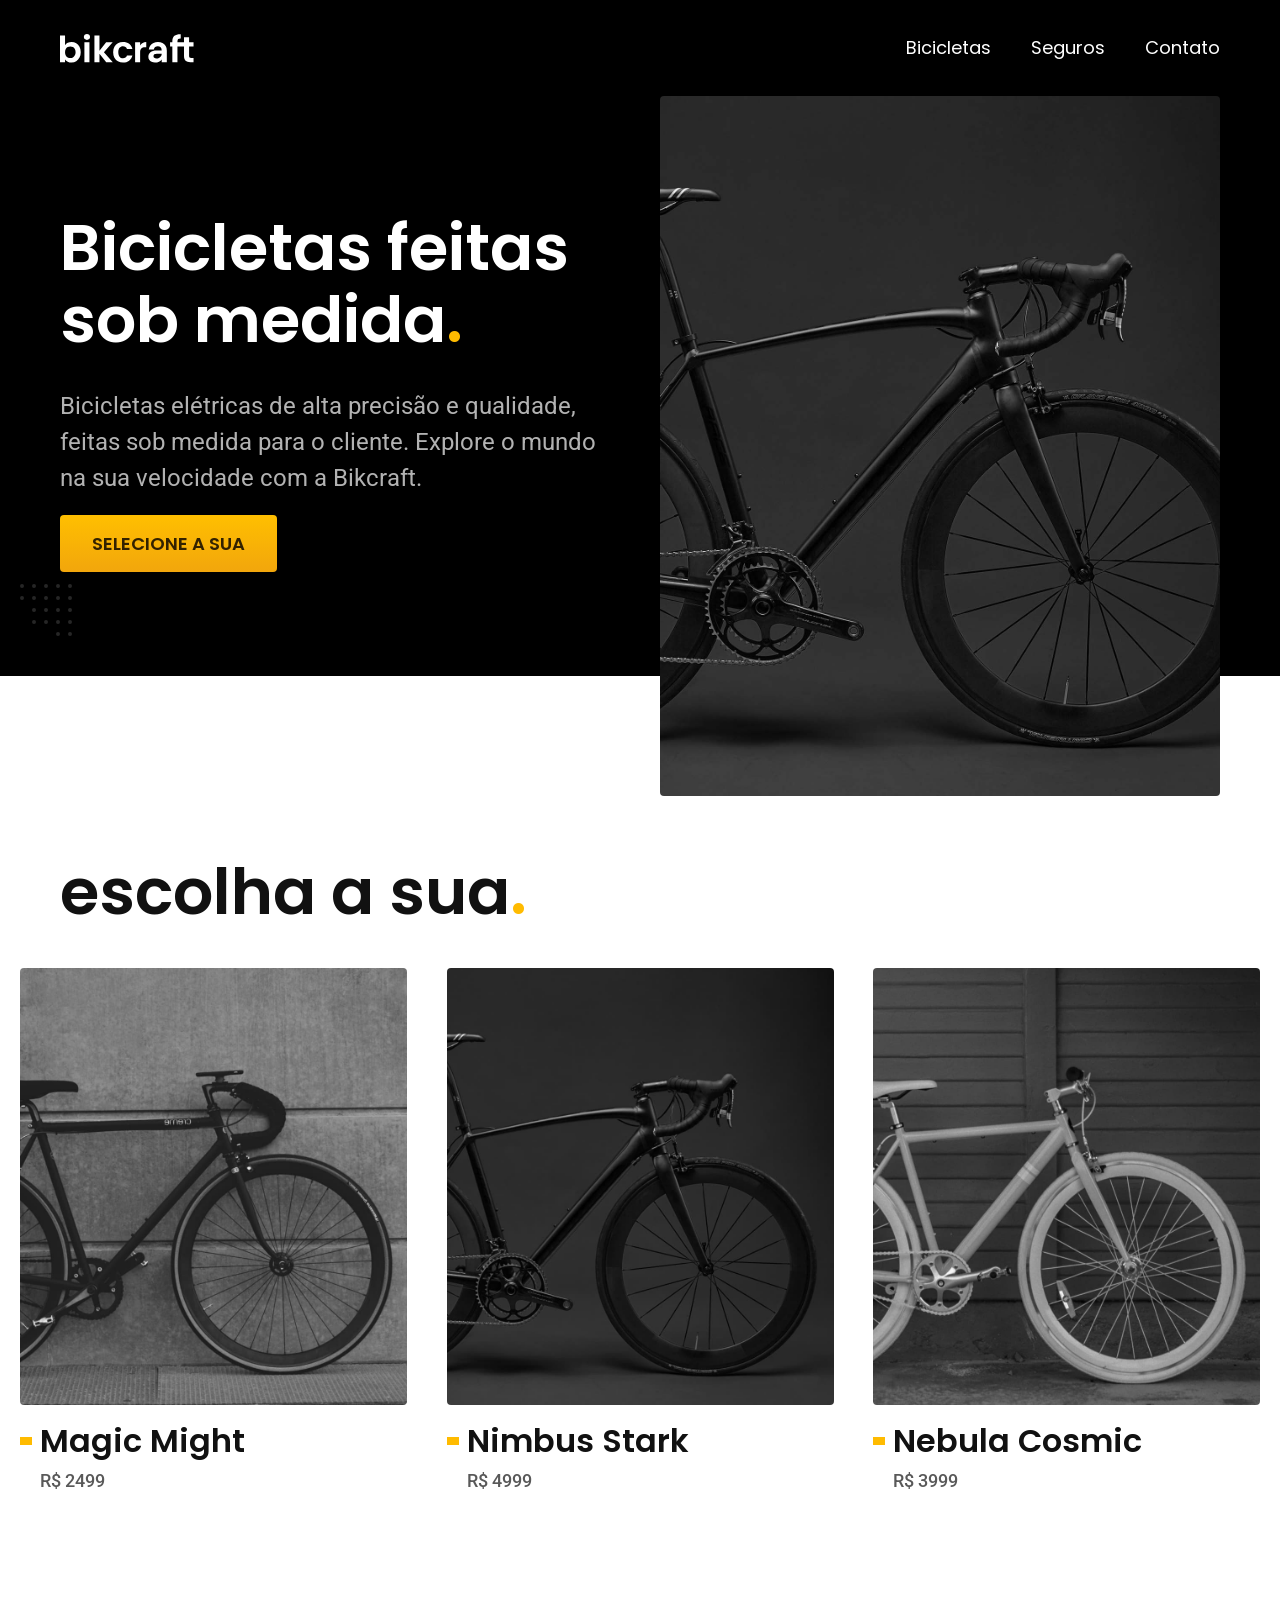
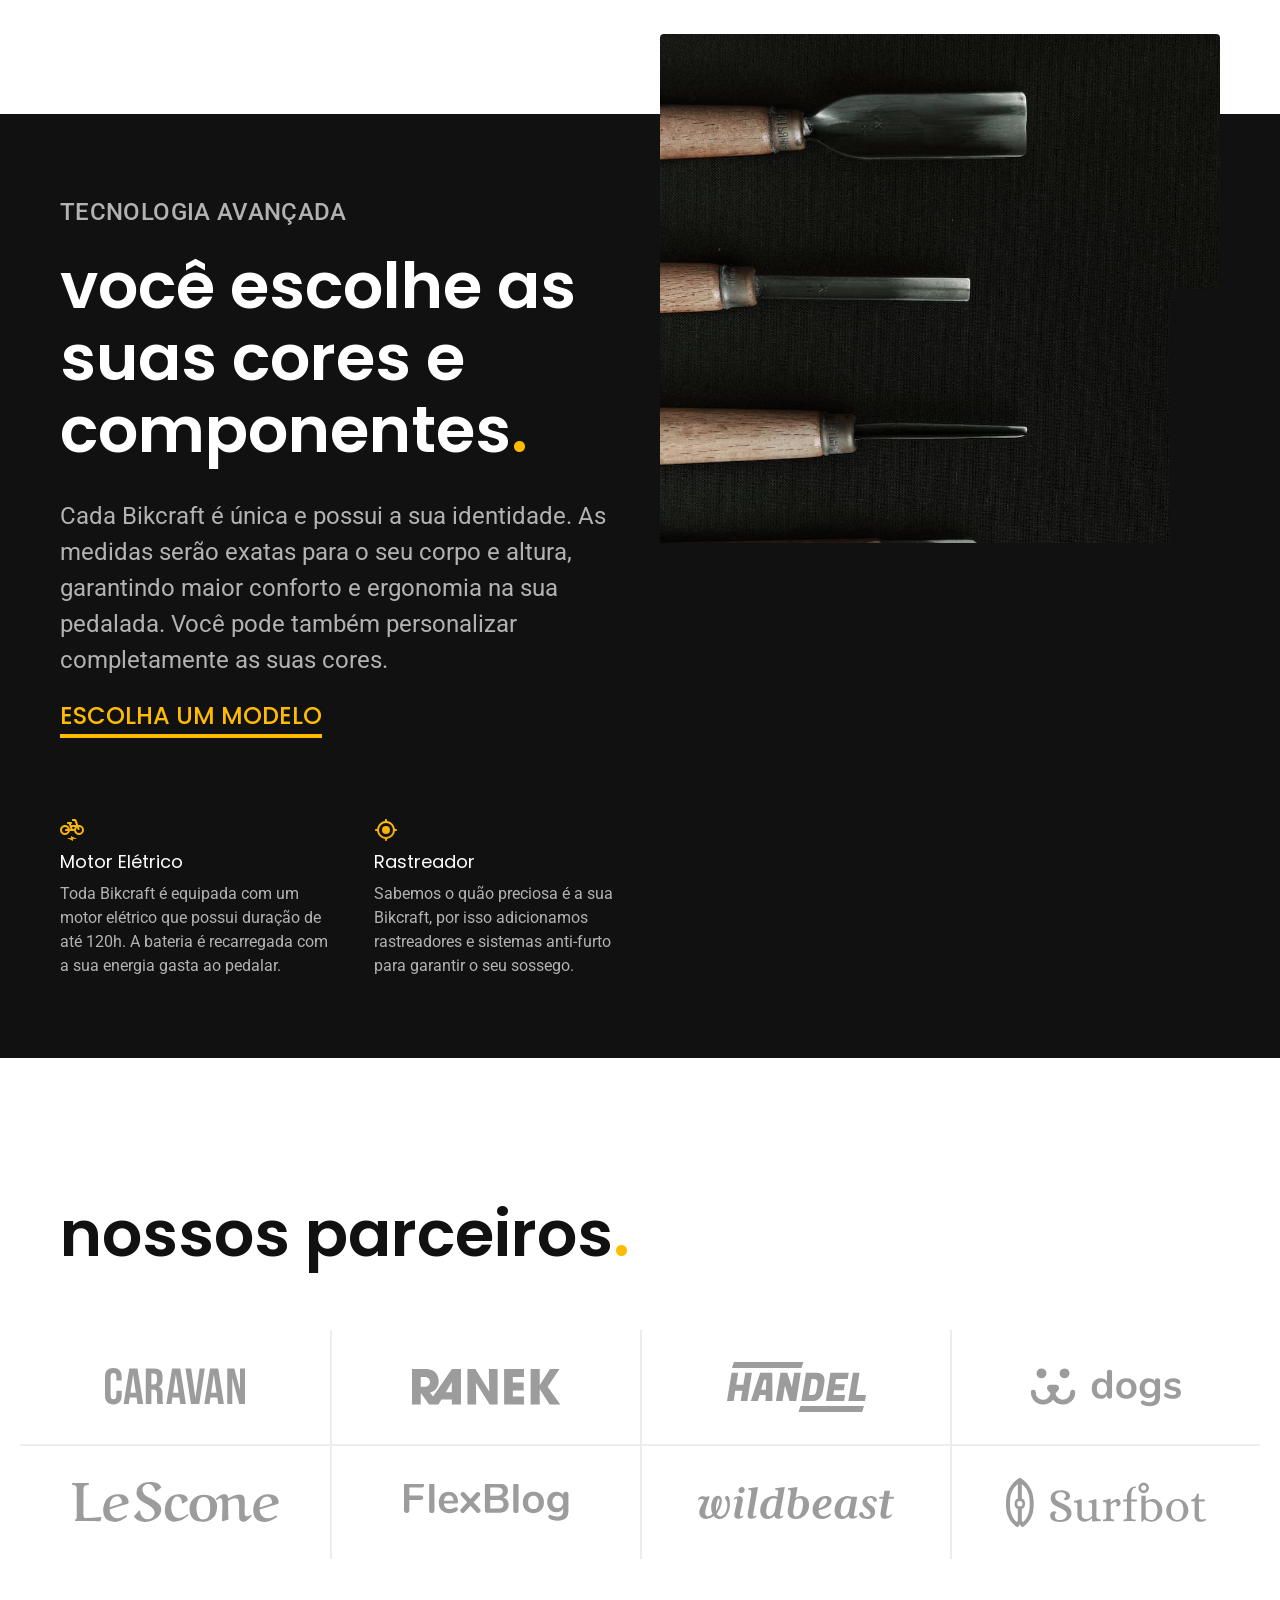
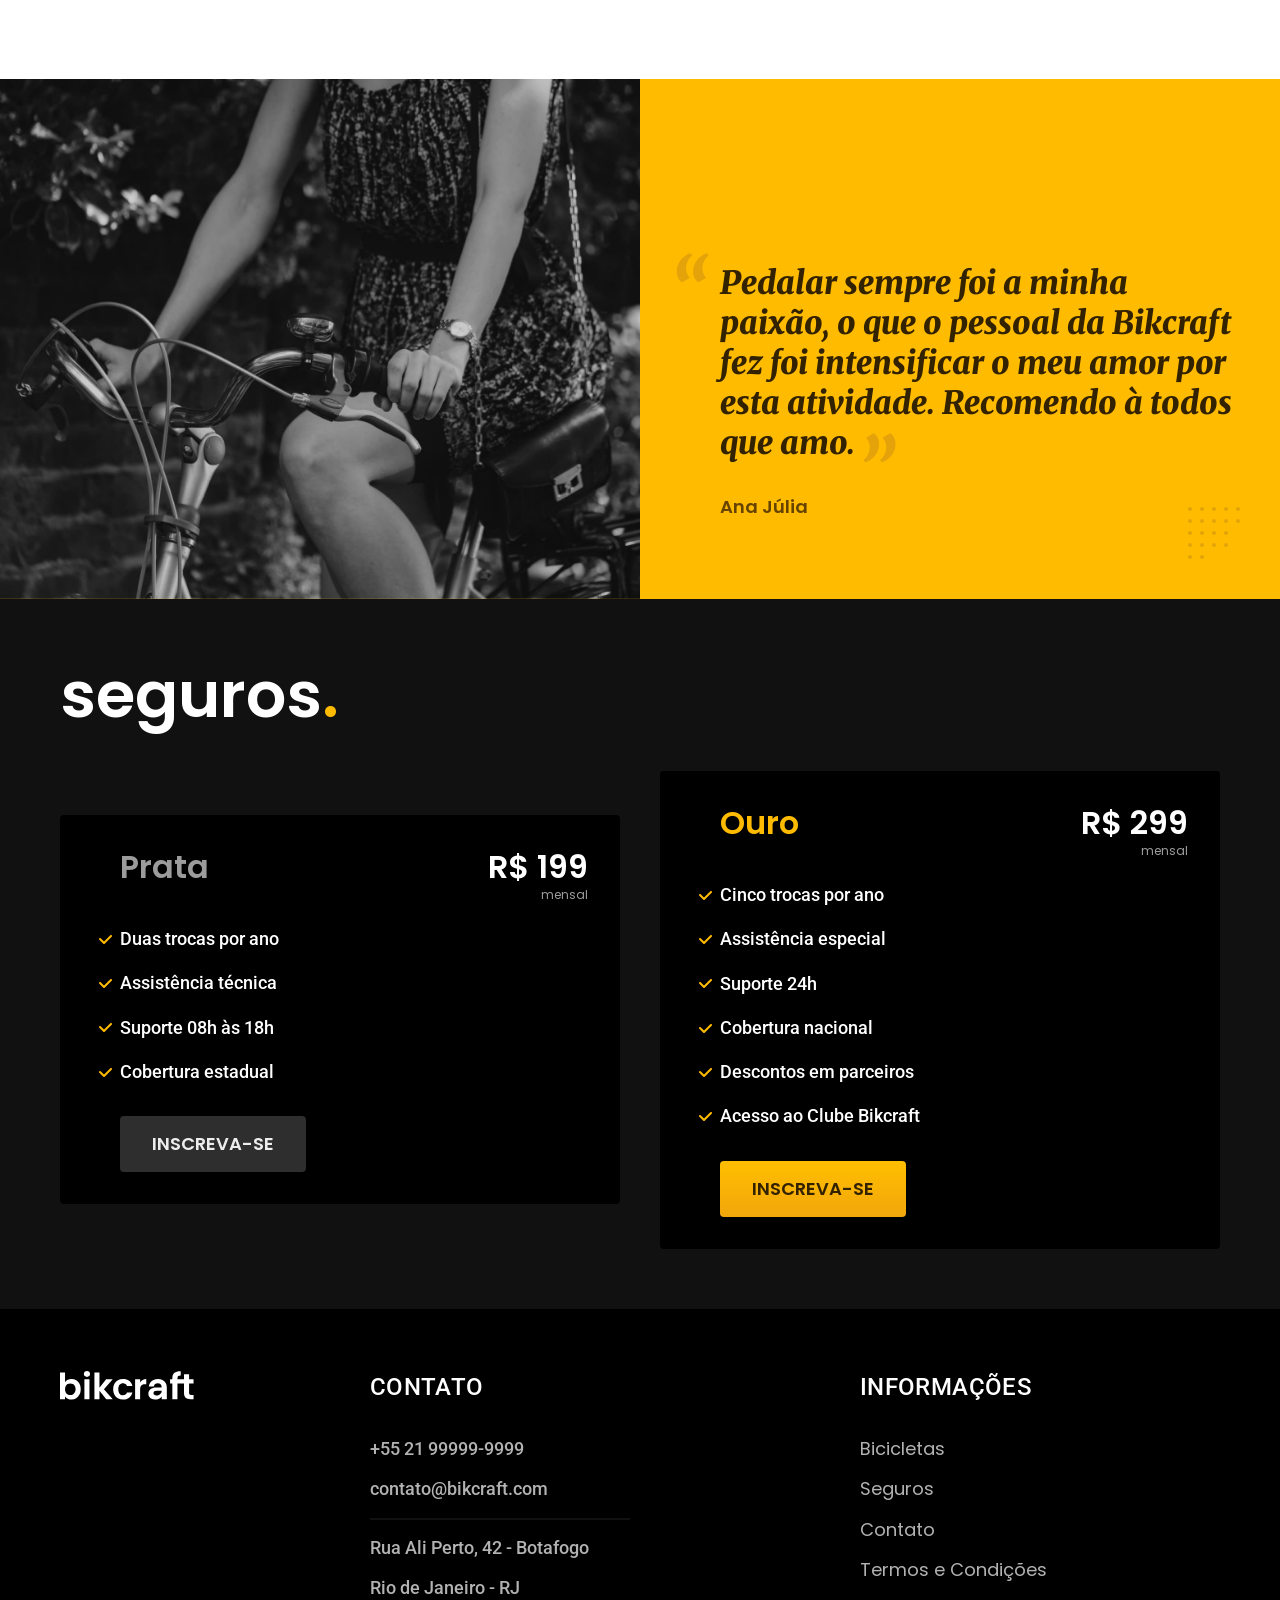
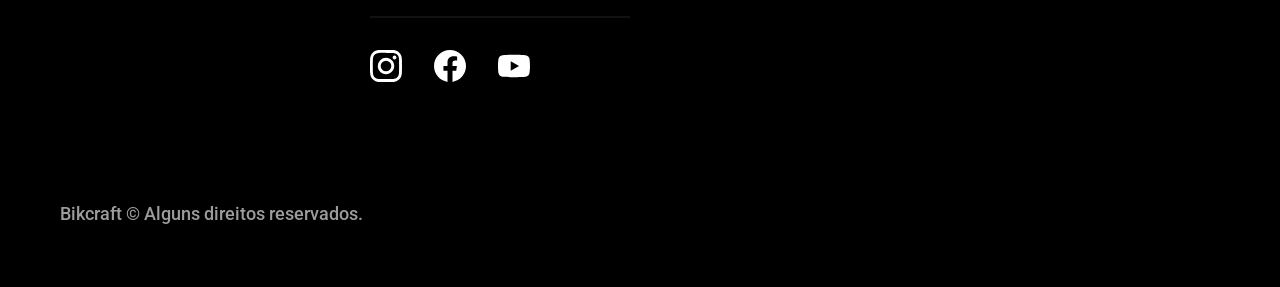
<file: index.html>
<!doctype html>
<html lang="pt-br">
  <head>
    <meta charset="UTF-8" />
    <meta name="viewport" content="width=device-width, initial-scale=1.0" />
    <title>Bikcraft - Bicicletas Elétricas</title>
    <meta
      name="description"
      content="Bicicletas elétricas de alta precisão e qualidade,  feitas sob medida para o cliente. Explore o mundo na sua velocidade com a Bikcraft."
    />
    <link rel="shortcut icon" href="./img/favicon.svg" type="image/svg+xml" />
    <link rel="preload" href="./css/style.min.css" as="style" />
    <link rel="stylesheet" href="./css/style.min.css" />
    <link rel="preconnect" href="https://fonts.googleapis.com" />
    <link rel="preconnect" href="https://fonts.gstatic.com" crossorigin />
    <link
      href="https://fonts.googleapis.com/css2?family=Poppins:wght@400;600&family=Roboto:ital,wght@0,500;1,500&family=Merriweather:ital,opsz,wght@1,18..144,900&display=swap"
      rel="stylesheet"
    />

    <script>
      document.documentElement.classList.add("js");
    </script>
  </head>

  <body>
    <header class="header-bg">
      <div class="header container">
        <a href="./">
          <img src="./img/bikcraft.svg" alt="bikcraft" />
        </a>

        <nav class="menu" aria-label="primaria">
          <ul class="header-menu font-1-m c0">
            <li><a href="./bicicletas.html">Bicicletas</a></li>
            <li><a href="./seguros.html">Seguros</a></li>
            <li><a href="./contato.html">Contato</a></li>
          </ul>
        </nav>
      </div>
    </header>

    <main class="introducao-bg">
      <div class="introducao container">
        <div class="introducao-conteudo">
          <h1 class="font-1-xxl c0 fadeInDown" data-anime="200">
            Bicicletas feitas sob medida<span class="p1">.</span>
          </h1>
          <p class="font-2-l c5 fadeInDown" data-anime="400">
            Bicicletas elétricas de alta precisão e qualidade, feitas sob medida
            para o cliente. Explore o mundo na sua velocidade com a Bikcraft.
          </p>
          <a class="botao fadeInDown" href="./bicicletas.html" data-anime="600"
            >Selecione a sua</a
          >
        </div>

        <picture class="fadeInRight" data-anime="800">
          <source
            media="(max-width:800px)"
            srcset="./img//bicicletas/nimbus.jpg"
          />
          <img
            src="./img/fotos/introducao.jpg"
            alt="bicicleta elétrica preta"
          />
        </picture>
      </div>
    </main>

    <article class="bicicletas-lista">
      <h2 class="container font-1-xxl fadeInDown" data-anime="200">
        escolha a sua<span class="p1">.</span>
      </h2>
      <ul>
        <li class="fadeInLeft" data-anime="300">
          <a href="./bicicletas/magic.html">
            <img
              src="./img/bicicletas/magic-home.jpg"
              alt="bicicleta Magic Might"
            />
            <h3 class="font-1-xl">Magic Might</h3>
            <span class="font-2-m c8">R$ 2499</span>
          </a>
        </li>

        <li class="fadeInUp" data-anime="500">
          <a href="./bicicletas/nimbus.html">
            <img
              src="./img/bicicletas/nimbus-home.jpg"
              alt="bicicleta Nimbus Stark"
            />
            <h3 class="font-1-xl">Nimbus Stark</h3>
            <span class="font-2-m c8">R$ 4999</span>
          </a>
        </li>

        <li class="fadeInRight" data-anime="700">
          <a href="./bicicletas/nebula.html">
            <img
              src="./img/bicicletas/nebula-home.jpg"
              alt="bicicleta Nebula Cosmic"
            />
            <h3 class="font-1-xl">Nebula Cosmic</h3>
            <span class="font-2-m c8">R$ 3999</span>
          </a>
        </li>
      </ul>
    </article>

    <article class="tecnologia-bg">
      <div class="tecnologia container">
        <div class="tecnologia-conteudo fadeInLeft" data-anime="200">
          <span class="font-2-l-b c5">tecnologia avançada</span>
          <h2 class="font-1-xxl c0">
            você escolhe as suas cores e componentes<span class="p1">.</span>
          </h2>
          <p class="font-2-l c5">
            Cada Bikcraft é única e possui a sua identidade. As medidas serão
            exatas para o seu corpo e altura, garantindo maior conforto e
            ergonomia na sua pedalada. Você pode também personalizar
            completamente as suas cores.
          </p>
          <a class="link" href="./bicicletas.html">ESCOLHA UM MODELO</a>

          <div class="tecnologia-vantagem">
            <div class="fadeInUp" data-anime="600">
              <img src="./img/icones/eletrica.svg" alt="" />
              <h3 class="font-1-m c0">Motor Elétrico</h3>
              <p class="font-2-s c5">
                Toda Bikcraft é equipada com um motor elétrico que possui
                duração de até 120h. A bateria é recarregada com a sua energia
                gasta ao pedalar.
              </p>
            </div>

            <div class="fadeInUp" data-anime="800">
              <img src="./img/icones/rastreador.svg" alt="" />
              <h3 class="font-1-m c0">Rastreador</h3>
              <p class="font-2-s c5">
                Sabemos o quão preciosa é a sua Bikcraft, por isso adicionamos
                rastreadores e sistemas anti-furto para garantir o seu sossego.
              </p>
            </div>
          </div>
        </div>

        <div class="tecnologia-img fadeInRight" data-anime="400">
          <img src="./img/fotos/tecnologia.jpg" alt="" />
        </div>
      </div>
    </article>

    <section class="parceiros" aria-label="Nossos Parceiros">
      <h2 class="container font-1-xxl">
        nossos parceiros<span class="p1">.</span>
      </h2>
      <ul>
        <li class="fadeInUp" data-anime="200">
          <img src="./img/parceiros/caravan.svg" alt="caravan" />
        </li>
        <li class="fadeInUp" data-anime="300">
          <img src="./img/parceiros/ranek.svg" alt="ranek.svg" />
        </li>
        <li class="fadeInUp" data-anime="400">
          <img src="./img/parceiros/handel.svg" alt="/handel.svg" />
        </li>
        <li class="fadeInUp" data-anime="500">
          <img src="./img/parceiros/dogs.svg" alt="dogs.svg" />
        </li>
        <li class="fadeInUp" data-anime="600">
          <img src="./img/parceiros/lescone.svg" alt="lescone.svg" />
        </li>
        <li class="fadeInUp" data-anime="700">
          <img src="./img/parceiros/flexblog.svg" alt="flexblog.svg" />
        </li>
        <li class="fadeInUp" data-anime="800">
          <img src="./img/parceiros/wildbeast.svg" alt="caravanwildbeast.svg" />
        </li>
        <li class="fadeInUp" data-anime="900">
          <img src="./img/parceiros/surfbot.svg" alt="surfbot.svg" />
        </li>
      </ul>
    </section>

    <section class="depoimento" aria-label="Depoimento">
      <div class="fadeInLeft" data-anime="200">
        <img src="./img/fotos/depoimento.jpg" alt="pessoa pedalando bikcraft" />
      </div>
      <div class="depoimento-conteudo fadeInRight" data-anime="400">
        <blockquote class="font-1-xl p5">
          <p>
            Pedalar sempre foi a minha paixão, o que o pessoal da Bikcraft fez
            foi intensificar o meu amor por esta atividade. Recomendo à todos
            que amo.
          </p>
        </blockquote>
        <span class="font-1-m-b p4">Ana Júlia</span>
      </div>
    </section>

    <article class="seguros-bg">
      <div class="seguros container">
        <h2 class="font-1-xxl c0 fadeInDown" data-anime="200">
          seguros<span class="p1">.</span>
        </h2>

        <div class="seguros-item fadeInLeft" data-anime="400">
          <h3 class="font-1-xl c6">Prata</h3>
          <span class="font-1-xl c0"
            >R$ 199<span class="font-1-xs c6">mensal</span></span
          >
          <ul class="font-2-m c0">
            <li>Duas trocas por ano</li>
            <li>Assistência técnica</li>
            <li>Suporte 08h às 18h</li>
            <li>Cobertura estadual</li>
          </ul>
          <a
            class="botao secundario"
            href="./orcamento.html?tipo=seguro&produto=prata"
            >Inscreva-se</a
          >
        </div>

        <div class="seguros-item fadeInRight" data-anime="600">
          <h3 class="font-1-xl p1">Ouro</h3>
          <span class="font-1-xl c0"
            >R$ 299<span class="font-1-xs c6">mensal</span></span
          >
          <ul class="font-2-m c0">
            <li>Cinco trocas por ano</li>
            <li>Assistência especial</li>
            <li>Suporte 24h</li>
            <li>Cobertura nacional</li>
            <li>Descontos em parceiros</li>
            <li>Acesso ao Clube Bikcraft</li>
          </ul>
          <a class="botao" href="./orcamento.html?tipo=seguro&produto=ouro"
            >Inscreva-se</a
          >
        </div>
      </div>
    </article>

    <footer class="footer-bg">
      <div class="footer container">
        <img
          class="fadeInUp"
          data-anime="200"
          src="./img/bikcraft.svg"
          alt="Bikcraft"
        />
        <div class="footer-contato fadeInUp" data-anime="400">
          <h3 class="font-2-l-b c0">Contato</h3>
          <ul class="c5 font-2-m">
            <li><a href="tel:+5521999999999">+55 21 99999-9999</a></li>
            <li>
              <a href="mailto:contato@bikcraft.com">contato@bikcraft.com</a>
            </li>
            <li>Rua Ali Perto, 42 - Botafogo</li>
            <li>Rio de Janeiro - RJ</li>
          </ul>
          <div class="footer-redes">
            <a href="./"
              ><img src="./img/redes/instagram.svg" alt="Instagram"
            /></a>
            <a href="./"
              ><img src="./img/redes/facebook.svg" alt="Facebook"
            /></a>
            <a href="./"><img src="./img/redes/youtube.svg" alt="Youtube" /></a>
          </div>
        </div>
        <div class="footer-informacoes fadeInUp" data-anime="600">
          <h3 class="font-2-l-b c0">Informações</h3>
          <nav>
            <ul class="font-1-m c5">
              <li><a href="./bicicletas.html">Bicicletas</a></li>
              <li><a href="./seguros.html">Seguros</a></li>
              <li><a href="./contato.html">Contato</a></li>
              <li><a href="./termos.html">Termos e Condições</a></li>
            </ul>
          </nav>
        </div>
        <p class="footer-copy font-2-m c6">
          Bikcraft © Alguns direitos reservados.
        </p>
      </div>
    </footer>
    <script src="./js/plugins/simple-anime.js"></script>
    <script src="./js/script.js"></script>
  </body>
</html>
</file>
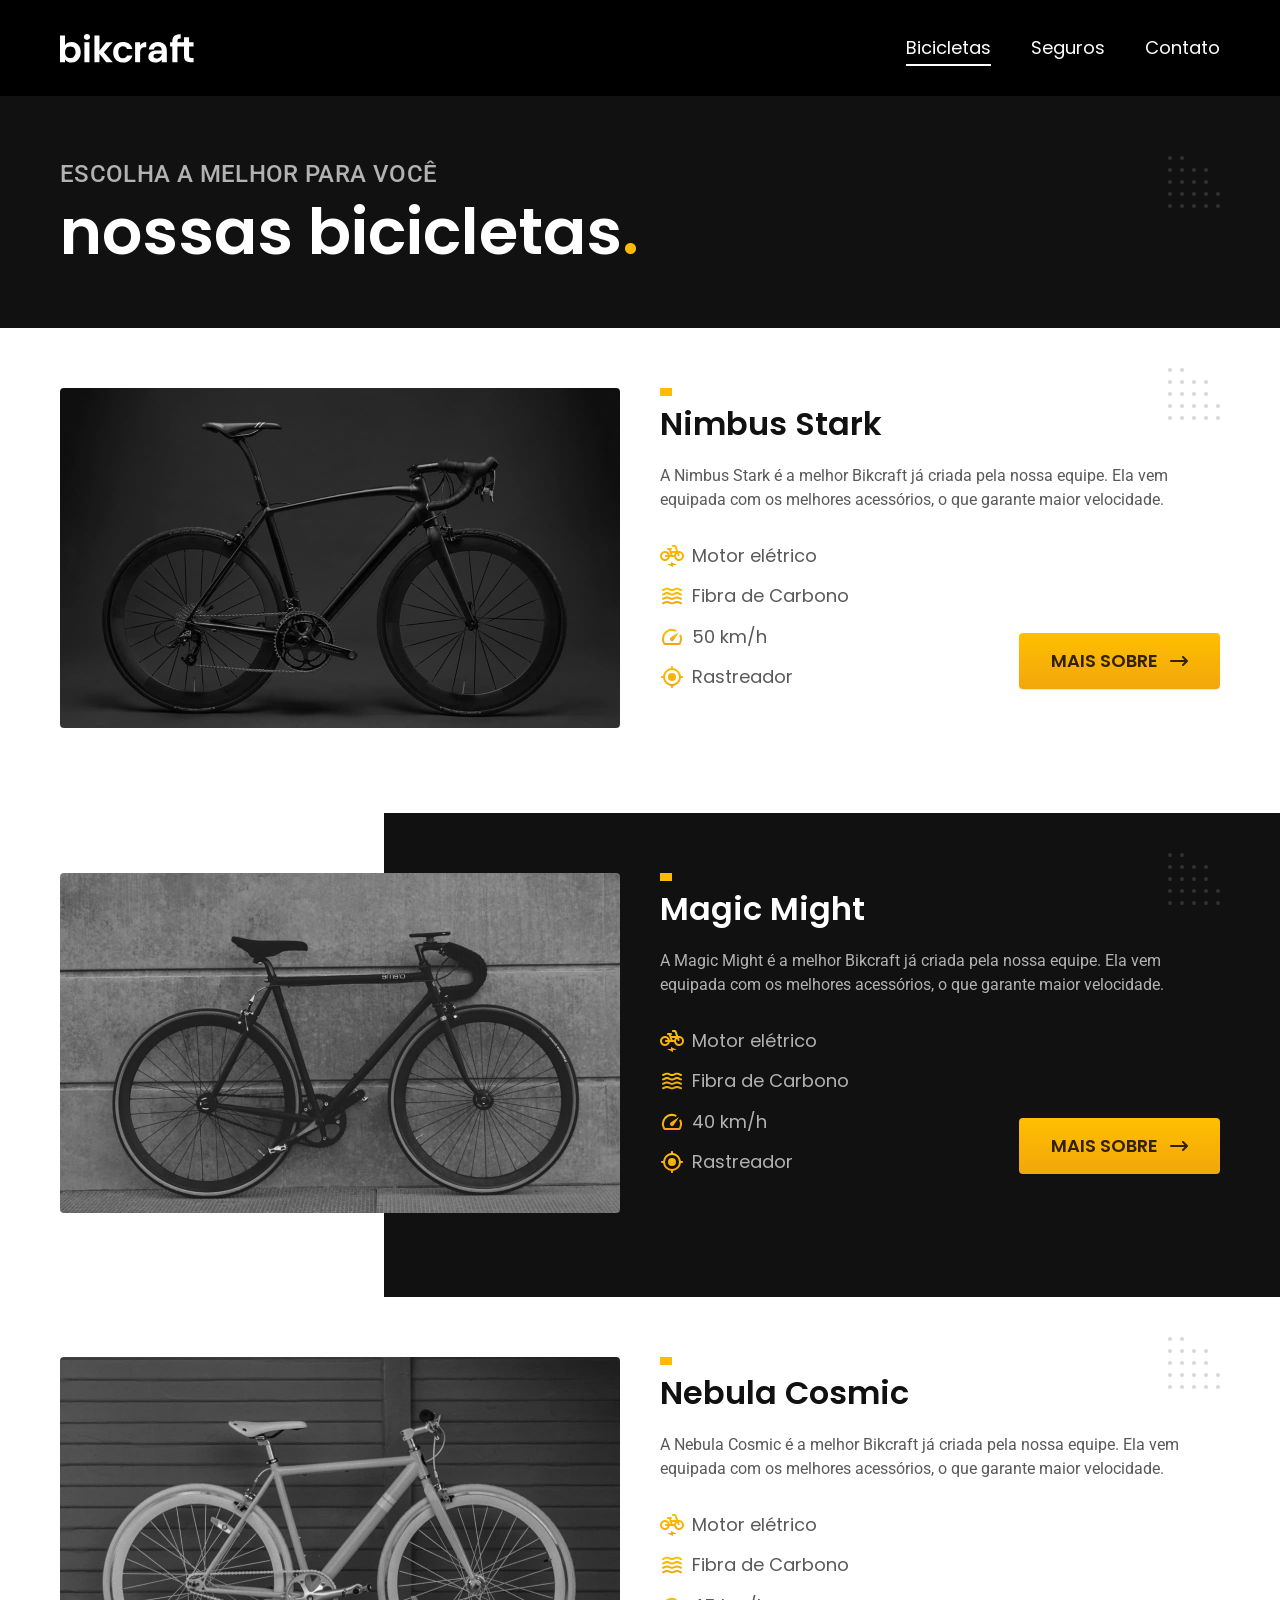
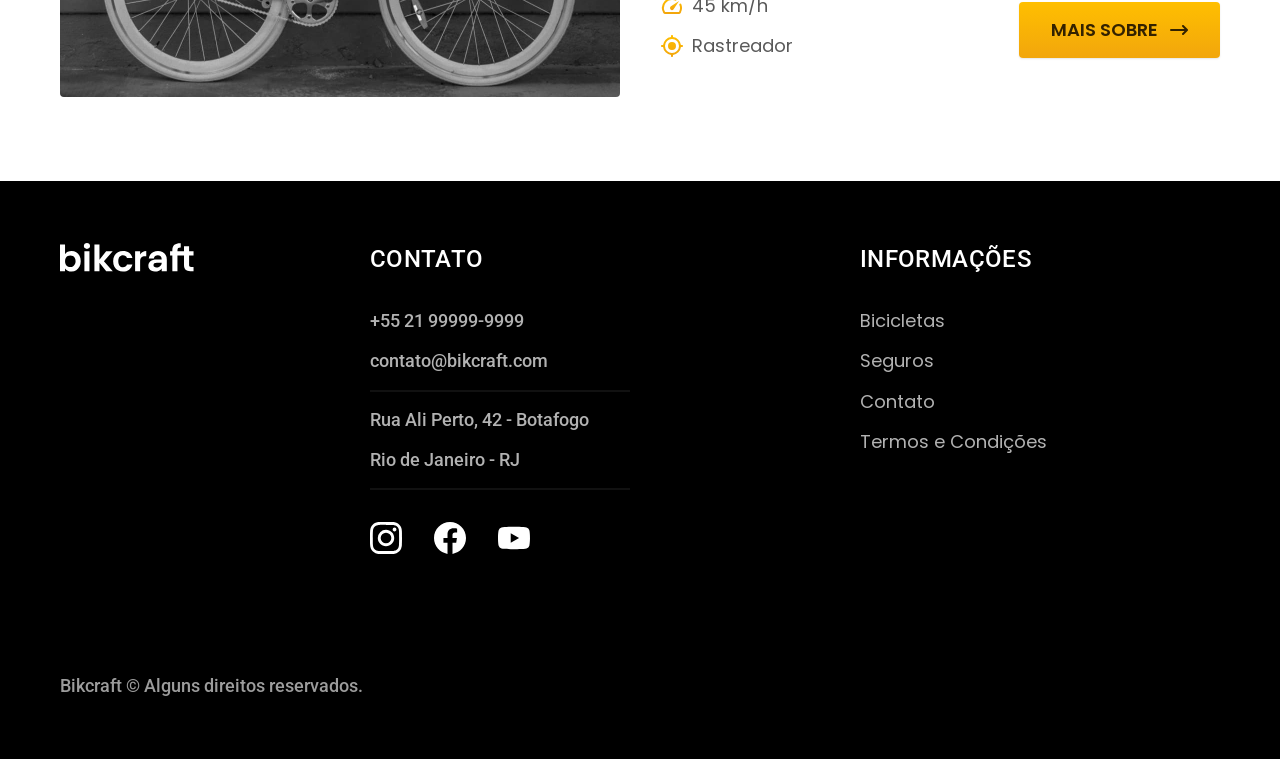
<file: bicicletas.html>
<!doctype html>
<html lang="pt-br">
  <head>
    <meta charset="UTF-8" />
    <meta name="viewport" content="width=device-width, initial-scale=1.0" />
    <title>Bicicletas | Bikcraft</title>
    <meta name="description" content="Bicicletas" />
    <link rel="shortcut icon" href="./img/favicon.svg" type="image/svg+xml" />
    <link rel="preload" href="./css/style.min.css" as="style" />
    <link rel="stylesheet" href="./css/style.min.css" />
    <link rel="preconnect" href="https://fonts.googleapis.com" />
    <link rel="preconnect" href="https://fonts.gstatic.com" crossorigin />
    <link
      href="https://fonts.googleapis.com/css2?family=Poppins:wght@400;600&family=Roboto:ital,wght@0,500;1,500&family=Merriweather:ital,opsz,wght@1,18..144,900&display=swap"
      rel="stylesheet"
    />
    <script>
      document.documentElement.classList.add("js");
    </script>
  </head>

  <body id="bicicletas">
    <header>
      <header class="header-bg">
        <div class="header container">
          <a href="./">
            <img src="./img/bikcraft.svg" alt="bikcraft" />
          </a>

          <nav class="menu" aria-label="primaria">
            <ul class="header-menu font-1-m c0">
              <li><a href="./bicicletas.html">Bicicletas</a></li>
              <li><a href="./seguros.html">Seguros</a></li>
              <li><a href="./contato.html">Contato</a></li>
            </ul>
          </nav>
        </div>
      </header>
    </header>

    <main>
      <div class="titulo-bg">
        <div class="container titulo">
          <p class="font-2-l-b c5 fadeInDown" data-anime="200">
            Escolha a melhor para você
          </p>
          <h1 class="font-1-xxl c0 fadeInDown" data-anime="400">
            nossas bicicletas<span class="p1">.</span>
          </h1>
        </div>
      </div>

      <div class="bicicletas container">
        <div class="bicicletas-img fadeInLeft" data-anime="200">
          <img src="./img/bicicletas/nimbus.jpg" alt="bicicleta preta" />
          <span class="font-2-m c0">R$ 4999</span>
        </div>

        <div class="bicicletas-conteudo fadeInLeft" data-anime="400">
          <h2 class="font-1-xl">Nimbus Stark</h2>
          <p class="font-2-s c8">
            A Nimbus Stark é a melhor Bikcraft já criada pela nossa equipe. Ela
            vem equipada com os melhores acessórios, o que garante maior
            velocidade.
          </p>
          <ul class="font-1-m c8">
            <li>
              <img src="./img/icones/eletrica.svg" alt="" /> Motor elétrico
            </li>
            <li>
              <img src="./img/icones/carbono.svg" alt="" /> Fibra de Carbono
            </li>
            <li><img src="./img/icones/velocidade.svg" alt="" /> 50 km/h</li>
            <li><img src="./img/icones/rastreador.svg" alt="" /> Rastreador</li>
          </ul>
          <a class="botao seta" href="./bicicletas/nimbus.html">Mais sobre</a>
        </div>
      </div>

      <div class="bicicletas-bg">
        <div class="bicicletas container">
          <div class="bicicletas-img fadeInRight" data-anime="200">
            <img src="./img/bicicletas/magic.jpg" alt="bicicleta preta" />
            <span class="font-2-m c0">R$ 2499</span>
          </div>

          <div class="bicicletas-conteudo fadeInRight" data-anime="400">
            <h2 class="font-1-xl c0">Magic Might</h2>
            <p class="font-2-s c5">
              A Magic Might é a melhor Bikcraft já criada pela nossa equipe. Ela
              vem equipada com os melhores acessórios, o que garante maior
              velocidade.
            </p>
            <ul class="font-1-m c5">
              <li>
                <img src="./img/icones/eletrica.svg" alt="" /> Motor elétrico
              </li>
              <li>
                <img src="./img/icones/carbono.svg" alt="" /> Fibra de Carbono
              </li>
              <li><img src="./img/icones/velocidade.svg" alt="" /> 40 km/h</li>
              <li>
                <img src="./img/icones/rastreador.svg" alt="" /> Rastreador
              </li>
            </ul>
            <a class="botao seta" href="./bicicletas/magic.html">Mais sobre</a>
          </div>
        </div>
      </div>

      <div class="bicicletas container">
        <div class="bicicletas-img fadeInLeft" data-anime="200">
          <img src="./img/bicicletas/nebula.jpg" alt="bicicleta preta" />
          <span class="font-2-m c0">R$ 3999</span>
        </div>

        <div class="bicicletas-conteudo fadeInLeft" data-anime="400">
          <h2 class="font-1-xl">Nebula Cosmic</h2>
          <p class="font-2-s c8">
            A Nebula Cosmic é a melhor Bikcraft já criada pela nossa equipe. Ela
            vem equipada com os melhores acessórios, o que garante maior
            velocidade.
          </p>
          <ul class="font-1-m c8">
            <li>
              <img src="./img/icones/eletrica.svg" alt="" /> Motor elétrico
            </li>
            <li>
              <img src="./img/icones/carbono.svg" alt="" /> Fibra de Carbono
            </li>
            <li><img src="./img/icones/velocidade.svg" alt="" /> 45 km/h</li>
            <li><img src="./img/icones/rastreador.svg" alt="" /> Rastreador</li>
          </ul>
          <a class="botao seta" href="./bicicletas/nebula.html">Mais sobre</a>
        </div>
      </div>
    </main>

    <footer class="footer-bg">
      <div class="footer container">
        <img src="./img/bikcraft.svg" alt="Bikcraft" />
        <div class="footer-contato fadeInUp" data-anime="200">
          <h3 class="font-2-l-b c0">Contato</h3>
          <ul class="c5 font-2-m">
            <li><a href="tel:+5521999999999">+55 21 99999-9999</a></li>
            <li>
              <a href="mailto:contato@bikcraft.com">contato@bikcraft.com</a>
            </li>
            <li>Rua Ali Perto, 42 - Botafogo</li>
            <li>Rio de Janeiro - RJ</li>
          </ul>
          <div class="footer-redes">
            <a href="./"
              ><img src="./img/redes/instagram.svg" alt="Instagram"
            /></a>
            <a href="./"
              ><img src="./img/redes/facebook.svg" alt="Facebook"
            /></a>
            <a href="./"><img src="./img/redes/youtube.svg" alt="Youtube" /></a>
          </div>
        </div>
        <div class="footer-informacoes fadeInUp" data-anime="400">
          <h3 class="font-2-l-b c0">Informações</h3>
          <nav>
            <ul class="font-1-m c5">
              <li><a href="./bicicletas.html">Bicicletas</a></li>
              <li><a href="./seguros.html">Seguros</a></li>
              <li><a href="./contato.html">Contato</a></li>
              <li><a href="./termos.html">Termos e Condições</a></li>
            </ul>
          </nav>
        </div>
        <p class="footer-copy font-2-m c6 fadeInUp" data-anime="600">
          Bikcraft © Alguns direitos reservados.
        </p>
      </div>
    </footer>
    <script src="./js/plugins/simple-anime.js"></script>
    <script src="./js/script.js"></script>
  </body>
</html>
</file>
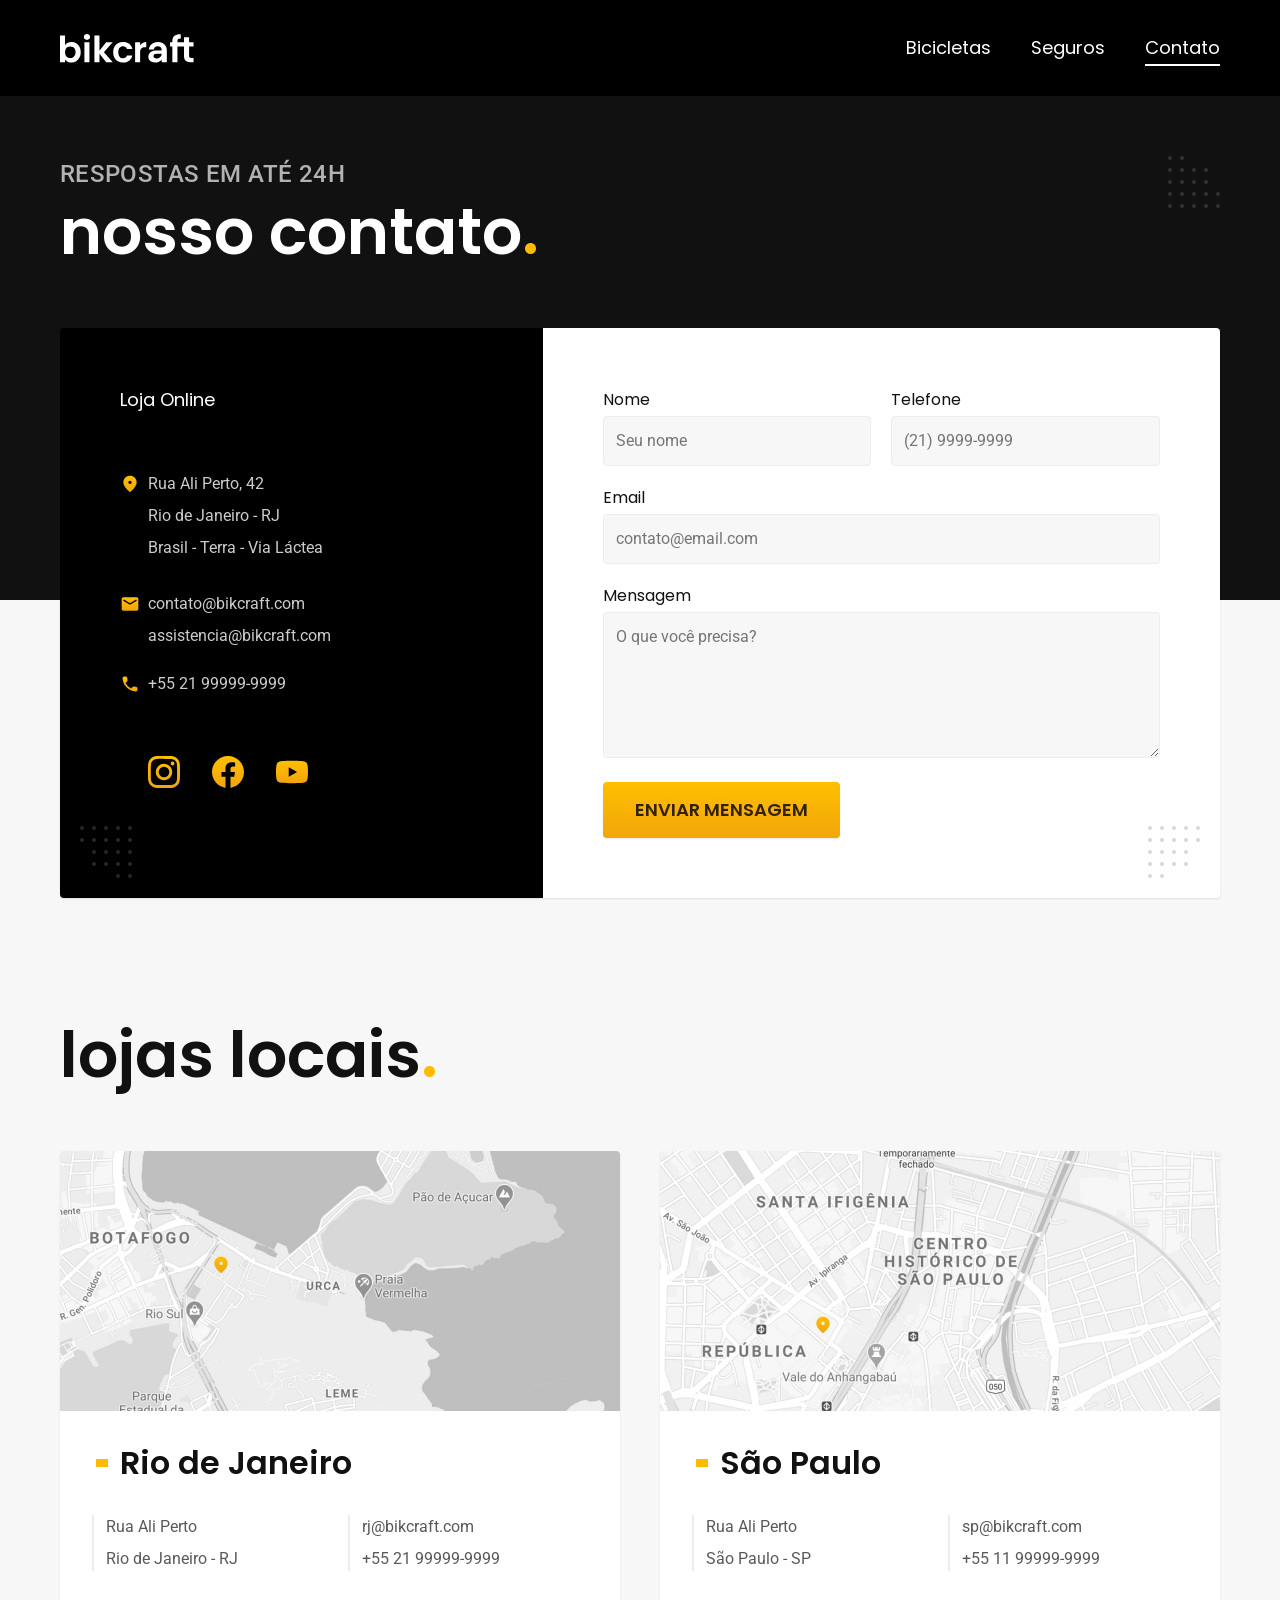
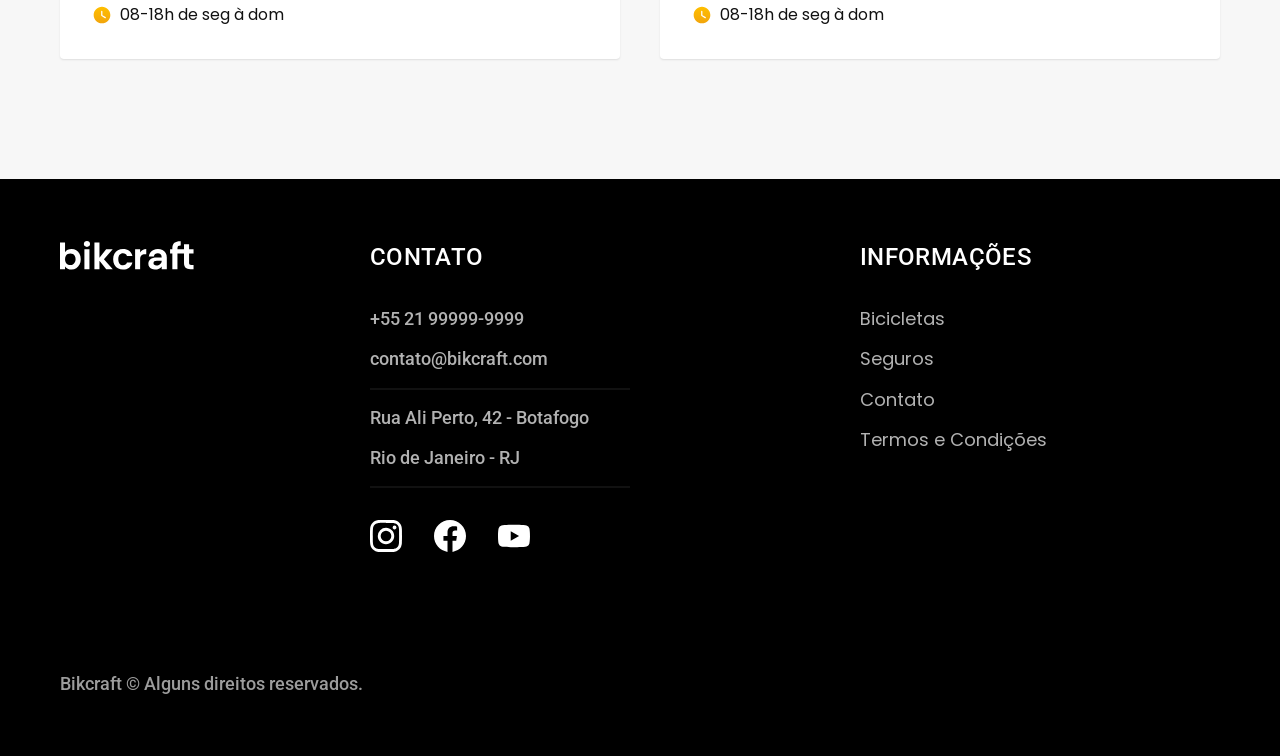
<file: contato.html>
<!doctype html>
<html lang="pt-br">
  <head>
    <meta charset="UTF-8" />
    <meta name="viewport" content="width=device-width, initial-scale=1.0" />
    <title>Contato | Bikcraft</title>
    <meta name="description" content="Contato" />
    <link rel="shortcut icon" href="./img/favicon.svg" type="image/svg+xml" />
    <link rel="preload" href="./css/style.min.css" as="style" />
    <link rel="stylesheet" href="./css/style.min.css" />
    <link rel="preconnect" href="https://fonts.googleapis.com" />
    <link rel="preconnect" href="https://fonts.gstatic.com" crossorigin />
    <link
      href="https://fonts.googleapis.com/css2?family=Poppins:wght@400;600&family=Roboto:ital,wght@0,500;1,500&family=Merriweather:ital,opsz,wght@1,18..144,900&display=swap"
      rel="stylesheet"
    />
    <script>
      document.documentElement.classList.add("js");
    </script>
  </head>
  <body id="contato">
    <header>
      <header class="header-bg">
        <div class="header container">
          <a href="./">
            <img src="./img/bikcraft.svg" alt="bikcraft" />
          </a>

          <nav class="menu" aria-label="primaria">
            <ul class="header-menu font-1-m c0">
              <li><a href="./bicicletas.html">Bicicletas</a></li>
              <li><a href="./seguros.html">Seguros</a></li>
              <li><a href="./contato.html">Contato</a></li>
            </ul>
          </nav>
        </div>
      </header>
    </header>

    <main>
      <div class="titulo-bg">
        <div class="container titulo">
          <p class="font-2-l-b c5 fadeInDown" data-anime="200">
            respostas em até 24h
          </p>
          <h1 class="font-1-xxl c0 fadeInDown" data-anime="400">
            nosso contato<span class="p1">.</span>
          </h1>
        </div>
      </div>

      <div class="contato container">
        <section
          class="contato-dados fadeInLeft"
          data-anime="200"
          aria-label="Endereço"
        >
          <h2 class="font-1-m c0">Loja Online</h2>
          <div class="contato-endereco font-2-s c4">
            <p>Rua Ali Perto, 42</p>
            <p>Rio de Janeiro - RJ</p>
            <p>Brasil - Terra - Via Láctea</p>
          </div>
          <address class="contato-meios font-2-s c4">
            <a href="mailto:contato@bikcraft.com">contato@bikcraft.com</a>
            <a href="mailto:assistencia@bikcraft.com"
              >assistencia@bikcraft.com</a
            >
            <a href="tel:+5521999999999">+55 21 99999-9999</a>
          </address>

          <div class="contato-redes">
            <a href="./"
              ><img src="./img/redes/instagram-p.svg" alt="Instagram"
            /></a>
            <a href="./"
              ><img src="./img/redes/facebook-p.svg" alt="Facebook"
            /></a>
            <a href="./"
              ><img src="./img/redes/youtube-p.svg" alt="Youtube"
            /></a>
          </div>
        </section>

        <section
          class="contato-formulario fadeInRight"
          data-anime="400"
          aria-label="Formulário"
        >
          <form class="form" action="./contato.html">
            <div>
              <label for="nome"> Nome </label>
              <input type="text" name="nome" id="nome" placeholder="Seu nome" />
            </div>

            <div>
              <label for="telefone">Telefone</label>
              <input
                type="text"
                name="telefone"
                id="telefone"
                placeholder="(21) 9999-9999"
              />
            </div>

            <div class="col-2">
              <label for="email">Email</label>
              <input
                type="text"
                name="email"
                id="email"
                placeholder="contato@email.com"
              />
            </div>

            <div class="col-2">
              <label for="mensagem">Mensagem</label>
              <textarea
                rows="5"
                name="mensagem"
                id="mensagem"
                placeholder="O que você precisa?"
              ></textarea>
            </div>

            <button class="botao col-2">Enviar Mensagem</button>
          </form>
        </section>
      </div>
    </main>

    <article class="lojas container">
      <h2 class="font-1-xxl fadeInDown" data-anime="200">
        lojas locais<span class="p1">.</span>
      </h2>

      <div class="lojas-item fadeInUp" data-anime="200">
        <img
          src="./img/lojas/rj.jpg"
          alt="mapa marcando o endereço no rio de janeiro"
        />

        <div class="lojas-conteudo">
          <h3 class="font-1-xl">Rio de Janeiro</h3>

          <div class="lojas-dados font-2-s c8">
            <p>Rua Ali Perto</p>
            <p>Rio de Janeiro - RJ</p>
          </div>

          <div class="lojas-dados font-2-s c8">
            <a href="mailto:rj@bikcraft.com">rj@bikcraft.com</a>
            <a href="tel:+5521999999999">+55 21 99999-9999</a>
          </div>

          <p class="lojas-tempo font-1-s">
            <img src="./img/icones/horario.svg" alt="" />08-18h de seg à dom
          </p>
        </div>
      </div>

      <div class="lojas-item fadeInUp" data-anime="400">
        <img
          src="./img/lojas/sp.jpg"
          alt="mapa marcando o endereço em são paulo"
        />

        <div class="lojas-conteudo">
          <h3 class="font-1-xl">São Paulo</h3>

          <div class="lojas-dados font-2-s c8">
            <p>Rua Ali Perto</p>
            <p>São Paulo - SP</p>
          </div>

          <div class="lojas-dados font-2-s c8">
            <a href="mailto:sp@bikcraft.com">sp@bikcraft.com</a>
            <a href="tel:+5511999999999">+55 11 99999-9999</a>
          </div>

          <p class="lojas-tempo font-1-s">
            <img src="./img/icones/horario.svg" alt="" />08-18h de seg à dom
          </p>
        </div>
      </div>
    </article>

    <footer class="footer-bg">
      <div class="footer container">
        <img src="./img/bikcraft.svg" alt="Bikcraft" />
        <div class="footer-contato fadeInUp" data-anime="200">
          <h3 class="font-2-l-b c0">Contato</h3>
          <ul class="c5 font-2-m">
            <li><a href="tel:+5521999999999">+55 21 99999-9999</a></li>
            <li>
              <a href="mailto:contato@bikcraft.com">contato@bikcraft.com</a>
            </li>
            <li>Rua Ali Perto, 42 - Botafogo</li>
            <li>Rio de Janeiro - RJ</li>
          </ul>
          <div class="footer-redes">
            <a href="./"
              ><img src="./img/redes/instagram.svg" alt="Instagram"
            /></a>
            <a href="./"
              ><img src="./img/redes/facebook.svg" alt="Facebook"
            /></a>
            <a href="./"><img src="./img/redes/youtube.svg" alt="Youtube" /></a>
          </div>
        </div>
        <div class="footer-informacoes fadeInUp" data-anime="400">
          <h3 class="font-2-l-b c0">Informações</h3>
          <nav>
            <ul class="font-1-m c5">
              <li><a href="./bicicletas.html">Bicicletas</a></li>
              <li><a href="./seguros.html">Seguros</a></li>
              <li><a href="./contato.html">Contato</a></li>
              <li><a href="./termos.html">Termos e Condições</a></li>
            </ul>
          </nav>
        </div>
        <p class="footer-copy font-2-m c6 fadeInUp" data-anime="600">
          Bikcraft © Alguns direitos reservados.
        </p>
      </div>
    </footer>
    <script src="./js/plugins/simple-anime.js"></script>
    <script src="./js/script.js"></script>
  </body>
</html>
</file>
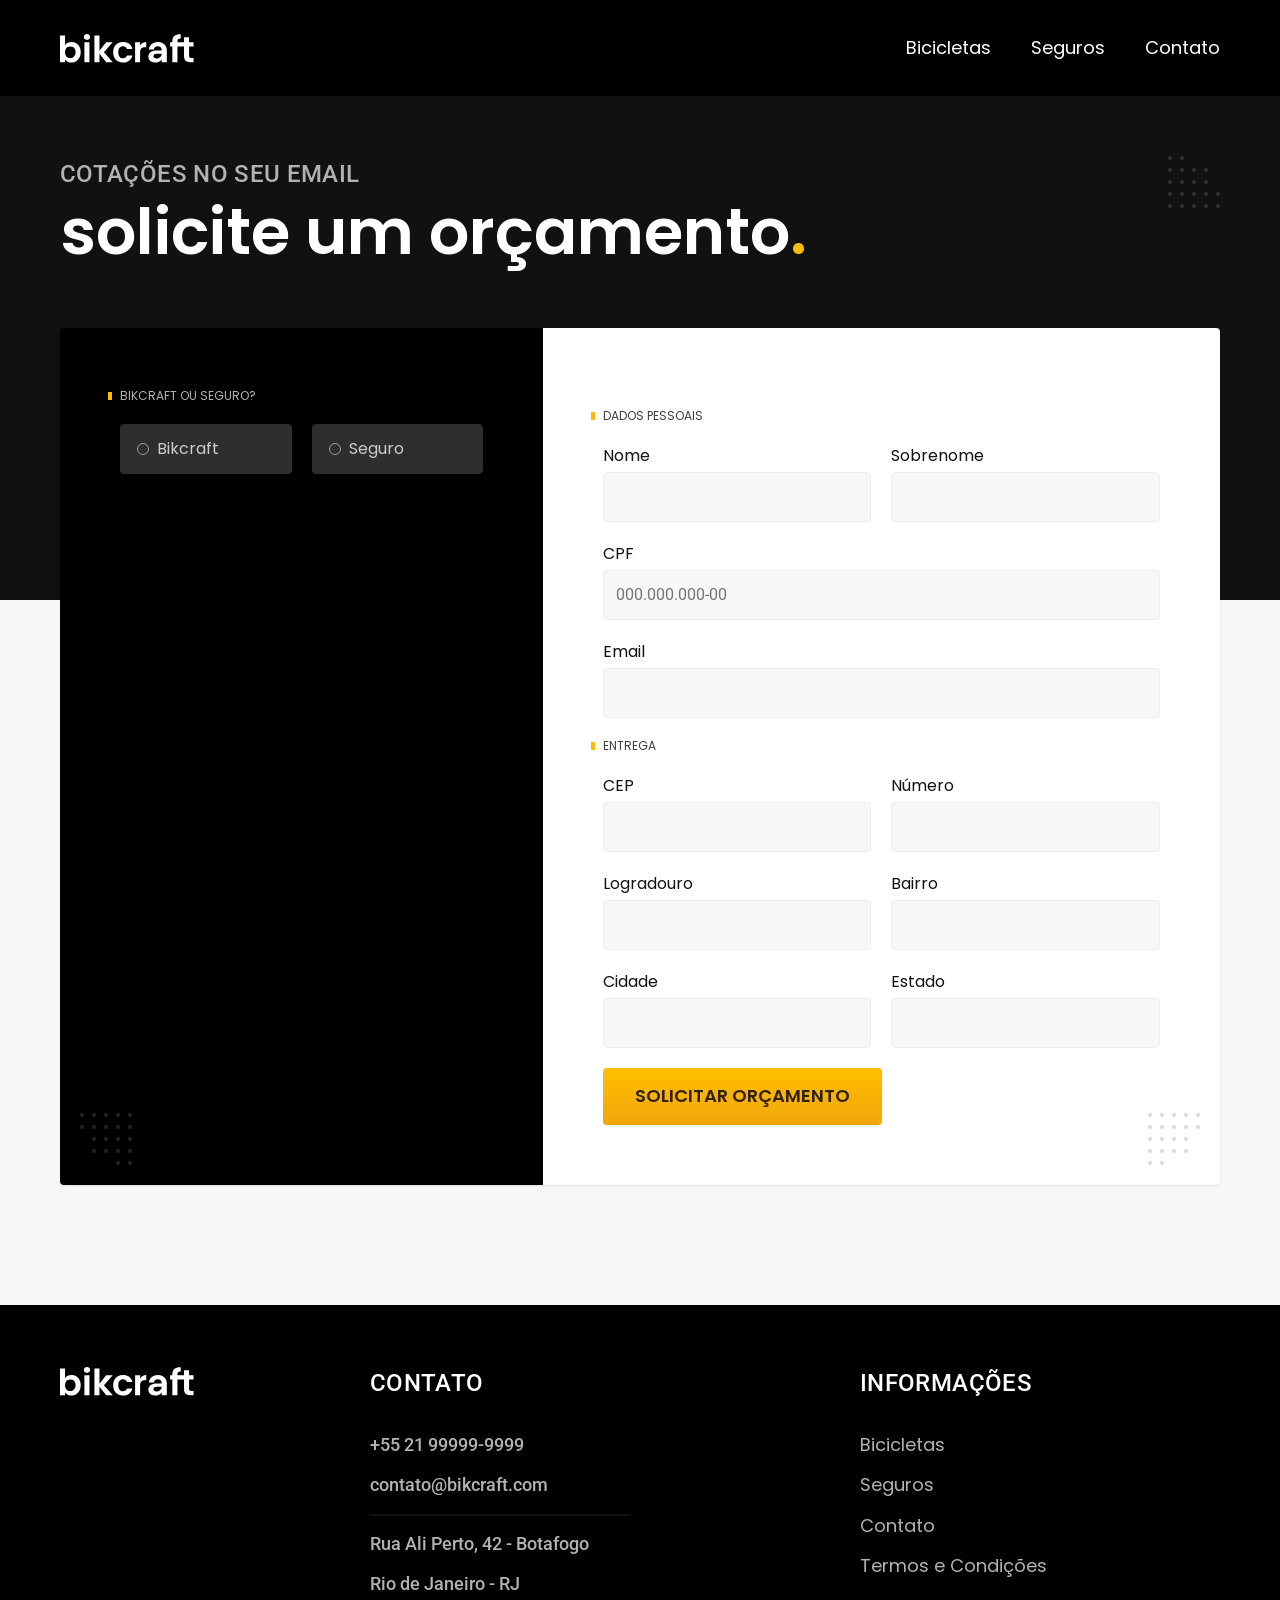
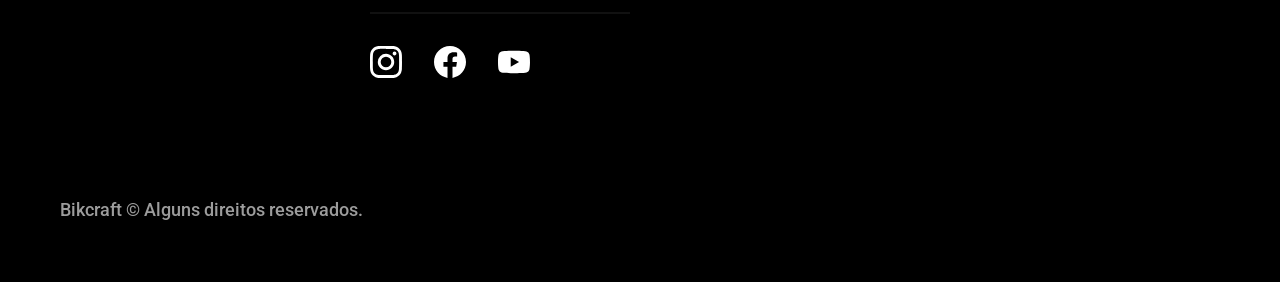
<file: orcamento.html>
<!doctype html>
<html lang="pt-br">
  <head>
    <meta charset="UTF-8" />
    <meta name="viewport" content="width=device-width, initial-scale=1.0" />
    <title>Orçamento | Bikcraft</title>
    <meta name="description" content="Orçamento" />
    <link rel="shortcut icon" href="./img/favicon.svg" type="image/svg+xml" />
    <link rel="preload" href="./css/style.min.css" as="style" />
    <link rel="stylesheet" href="./css/style.min.css" />
    <link rel="preconnect" href="https://fonts.googleapis.com" />
    <link rel="preconnect" href="https://fonts.gstatic.com" crossorigin />
    <link
      href="https://fonts.googleapis.com/css2?family=Poppins:wght@400;600&family=Roboto:ital,wght@0,500;1,500&family=Merriweather:ital,opsz,wght@1,18..144,900&display=swap"
      rel="stylesheet"
    />
    <script>
      document.documentElement.classList.add("js");
    </script>
  </head>
  <body id="orcamento">
    <header>
      <header class="header-bg">
        <div class="header container">
          <a href="./">
            <img src="./img/bikcraft.svg" alt="bikcraft" />
          </a>

          <nav class="menu" aria-label="primaria">
            <ul class="header-menu font-1-m c0">
              <li><a href="./bicicletas.html">Bicicletas</a></li>
              <li><a href="./seguros.html">Seguros</a></li>
              <li><a href="./contato.html">Contato</a></li>
            </ul>
          </nav>
        </div>
      </header>
    </header>

    <main>
      <div class="titulo-bg">
        <div class="container titulo">
          <p class="font-2-l-b c5 fadeInDown" data-anime="200">
            cotações no seu email
          </p>
          <h1 class="font-1-xxl c0 fadeInDown" data-anime="400">
            solicite um orçamento<span class="p1">.</span>
          </h1>
        </div>
      </div>
    </main>

    <form class="orcamento container" action="./">
      <div class="orcamento-produto fadeInLeft" data-anime="600">
        <h2 class="font-1-xs c5">Bikcraft ou Seguro?</h2>

        <input type="radio" name="tipo" value="bikcraft" id="bikcraft" />
        <label for="bikcraft">Bikcraft</label>

        <input type="radio" name="tipo" value="seguro" id="seguro" />
        <label for="seguro">Seguro</label>

        <div class="orcamento-conteudo" id="orcamento-bikcraft">
          <h2 class="font-1-xs c5">Escolha a sua</h2>

          <input type="radio" name="produto" value="nimbus" id="nimbus" />
          <label for="nimbus">Nimbus Stark <span>R$ 4999</span></label>
          <div class="orcamento-detalhes">
            <ul class="font-1-xs c8">
              <li>
                <img src="./img/icones/eletrica.svg" alt="" />Motor Elétrico
              </li>
              <li>
                <img src="./img/icones/carbono.svg" alt="" />Fibra de Carbono
              </li>
              <li><img src="./img/icones/velocidade.svg" alt="" />50 km/h</li>
              <li>
                <img src="./img/icones/rastreador.svg" alt="" />Rastreador
              </li>
            </ul>

            <img src="./img/bicicletas/nimbus.jpg" alt="bicicleta preta" />
          </div>

          <input type="radio" name="produto" value="magic" id="magic" />
          <label for="magic">Magic Might <span>R$ 2499</span></label>
          <div class="orcamento-detalhes">
            <ul class="font-1-xs c8">
              <li>
                <img src="./img/icones/eletrica.svg" alt="" />Motor Elétrico
              </li>
              <li>
                <img src="./img/icones/carbono.svg" alt="" />Fibra de Carbono
              </li>
              <li><img src="./img/icones/velocidade.svg" alt="" />40 km/h</li>
              <li>
                <img src="./img/icones/rastreador.svg" alt="" />Rastreador
              </li>
            </ul>

            <img src="./img/bicicletas/magic.jpg" alt="bicicleta preta" />
          </div>

          <input type="radio" name="produto" value="nebula" id="nebula" />
          <label for="nebula">Nebula Cosmic <span>R$ 3999</span></label>
          <div class="orcamento-detalhes">
            <ul class="font-1-xs c8">
              <li>
                <img src="./img/icones/eletrica.svg" alt="" />Motor Elétrico
              </li>
              <li>
                <img src="./img/icones/carbono.svg" alt="" />Fibra de Carbono
              </li>
              <li><img src="./img/icones/velocidade.svg" alt="" />45 km/h</li>
              <li>
                <img src="./img/icones/rastreador.svg" alt="" />Rastreador
              </li>
            </ul>

            <img src="./img/bicicletas/nebula.jpg" alt="bicicleta branca" />
          </div>
        </div>

        <div class="orcamento-conteudo" id="orcamento-seguro">
          <h2 class="font-1-xs c5">Escolha o plano</h2>

          <input type="radio" name="produto" value="prata" id="prata" />
          <label for="prata">Prata <span>R$ 199</span></label>

          <input type="radio" name="produto" value="ouro" id="ouro" />
          <label for="ouro">Ouro <span>R$ 299</span></label>
        </div>
      </div>

      <div class="orcamento-dados form fadeInRight" data-anime="800">
        <h2 class="font-1-xs c9 col-2">Dados pessoais</h2>

        <div>
          <label for="nome">Nome</label>
          <input type="text" name="nome" id="nome" />
        </div>

        <div>
          <label for="sobrenome">Sobrenome</label>
          <input type="text" name="sobrenome" id="sobrenome" />
        </div>

        <div class="col-2">
          <label for="cpf">CPF</label>
          <input type="text" name="cpf" id="cpf" placeholder="000.000.000-00" />
        </div>

        <div class="col-2">
          <label for="email">Email</label>
          <input type="email" name="email" id="email" />
        </div>

        <h2 class="font-1-xs c9 col-2">Entrega</h2>

        <div>
          <label for="cep">CEP</label>
          <input type="text" name="cep" id="cep" />
        </div>

        <div>
          <label for="numero">Número</label>
          <input type="text" name="numero" id="numero" />
        </div>

        <div>
          <label for="logradouro">Logradouro</label>
          <input type="text" name="logradouro" id="logradouro" />
        </div>

        <div>
          <label for="bairro">Bairro</label>
          <input type="text" name="bairro" id="bairro" />
        </div>

        <div>
          <label for="cidade">Cidade</label>
          <input type="text" name="cidade" id="cidade" />
        </div>

        <div>
          <label for="estado">Estado</label>
          <input type="text" name="estado" id="estado" />
        </div>

        <button class="botao col-2">Solicitar Orçamento</button>
      </div>
    </form>

    <footer class="footer-bg">
      <div class="footer container">
        <img src="./img/bikcraft.svg" alt="Bikcraft" />
        <div class="footer-contato fadeInUp" data-anime="200">
          <h3 class="font-2-l-b c0">Contato</h3>
          <ul class="c5 font-2-m">
            <li><a href="tel:+5521999999999">+55 21 99999-9999</a></li>
            <li>
              <a href="mailto:contato@bikcraft.com">contato@bikcraft.com</a>
            </li>
            <li>Rua Ali Perto, 42 - Botafogo</li>
            <li>Rio de Janeiro - RJ</li>
          </ul>
          <div class="footer-redes">
            <a href="./"
              ><img src="./img/redes/instagram.svg" alt="Instagram"
            /></a>
            <a href="./"
              ><img src="./img/redes/facebook.svg" alt="Facebook"
            /></a>
            <a href="./"><img src="./img/redes/youtube.svg" alt="Youtube" /></a>
          </div>
        </div>
        <div class="footer-informacoes fadeInUp" data-anime="400">
          <h3 class="font-2-l-b c0">Informações</h3>
          <nav>
            <ul class="font-1-m c5">
              <li><a href="./bicicletas.html">Bicicletas</a></li>
              <li><a href="./seguros.html">Seguros</a></li>
              <li><a href="./contato.html">Contato</a></li>
              <li><a href="./termos.html">Termos e Condições</a></li>
            </ul>
          </nav>
        </div>
        <p class="footer-copy font-2-m c6 fadeInUp" data-anime="600">
          Bikcraft © Alguns direitos reservados.
        </p>
      </div>
    </footer>
    <script src="./js/plugins/simple-anime.js"></script>
    <script src="./js/script.js"></script>
  </body>
</html>
</file>
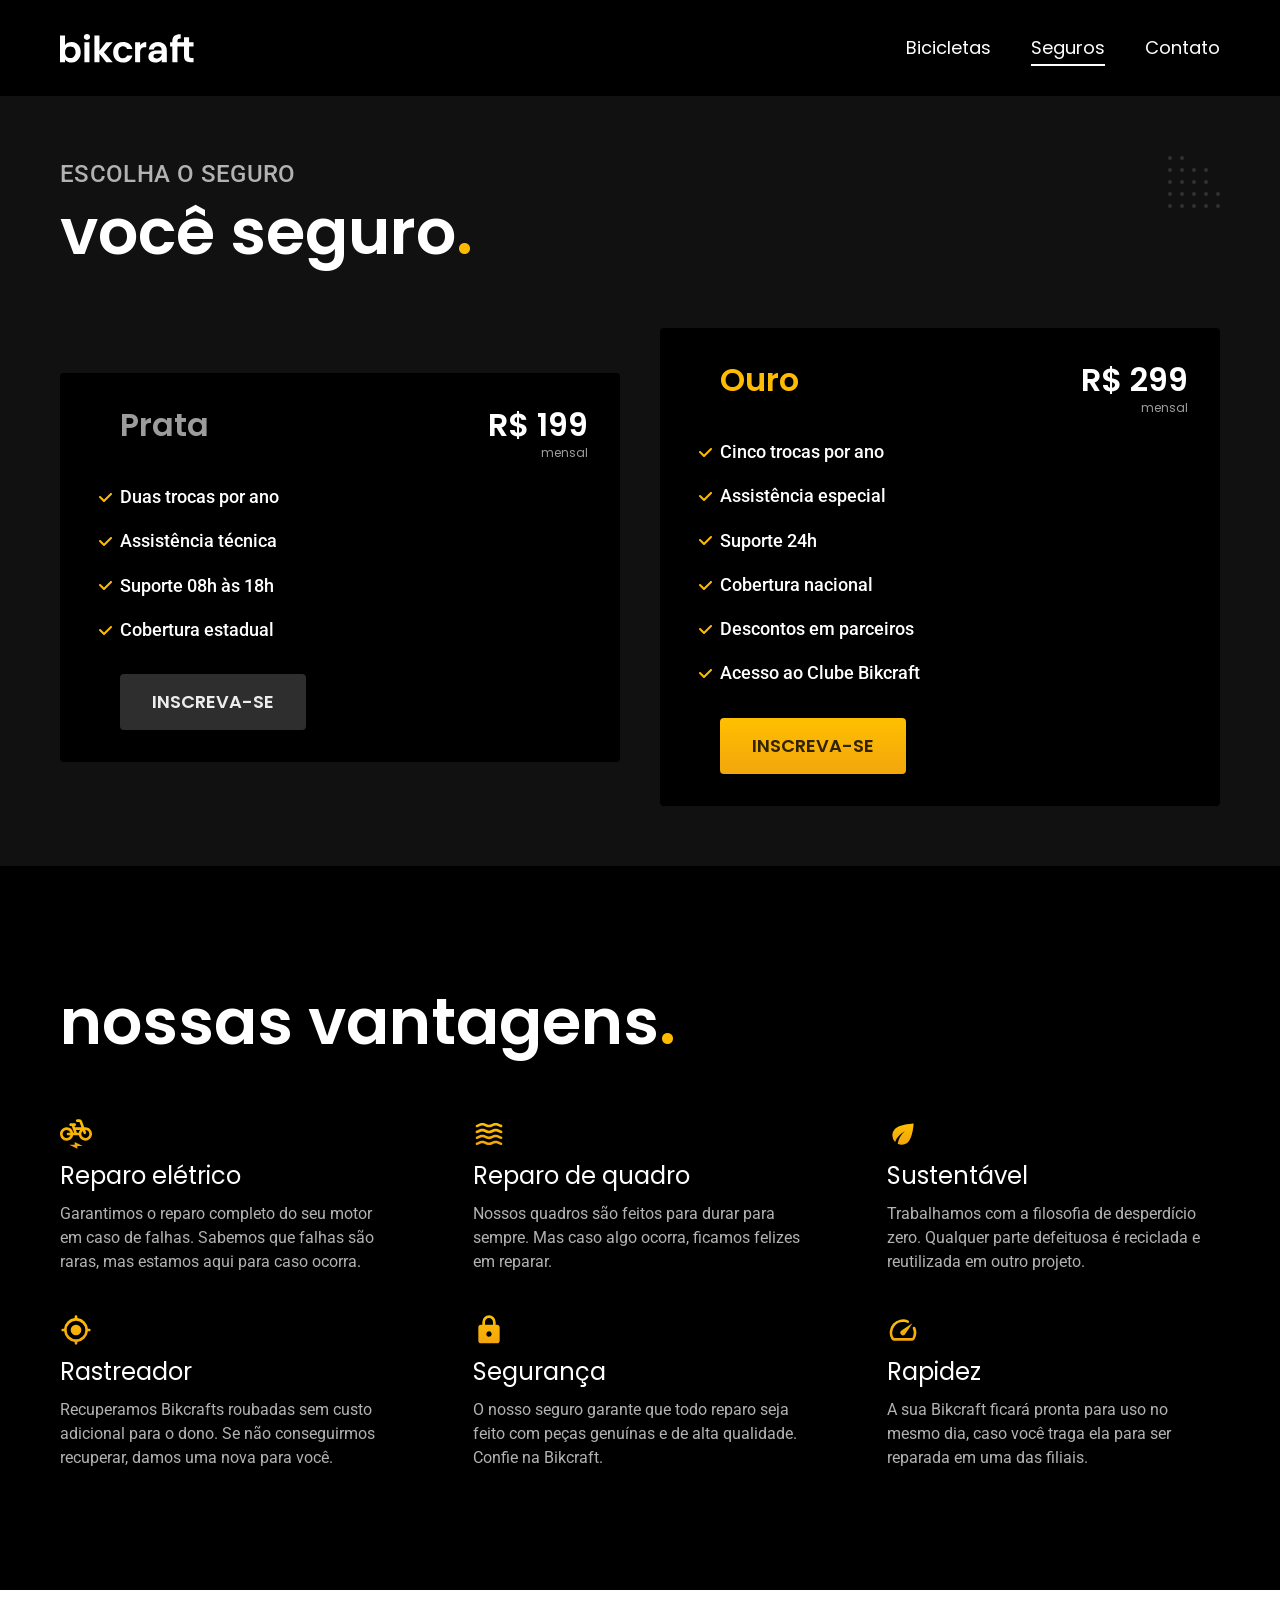
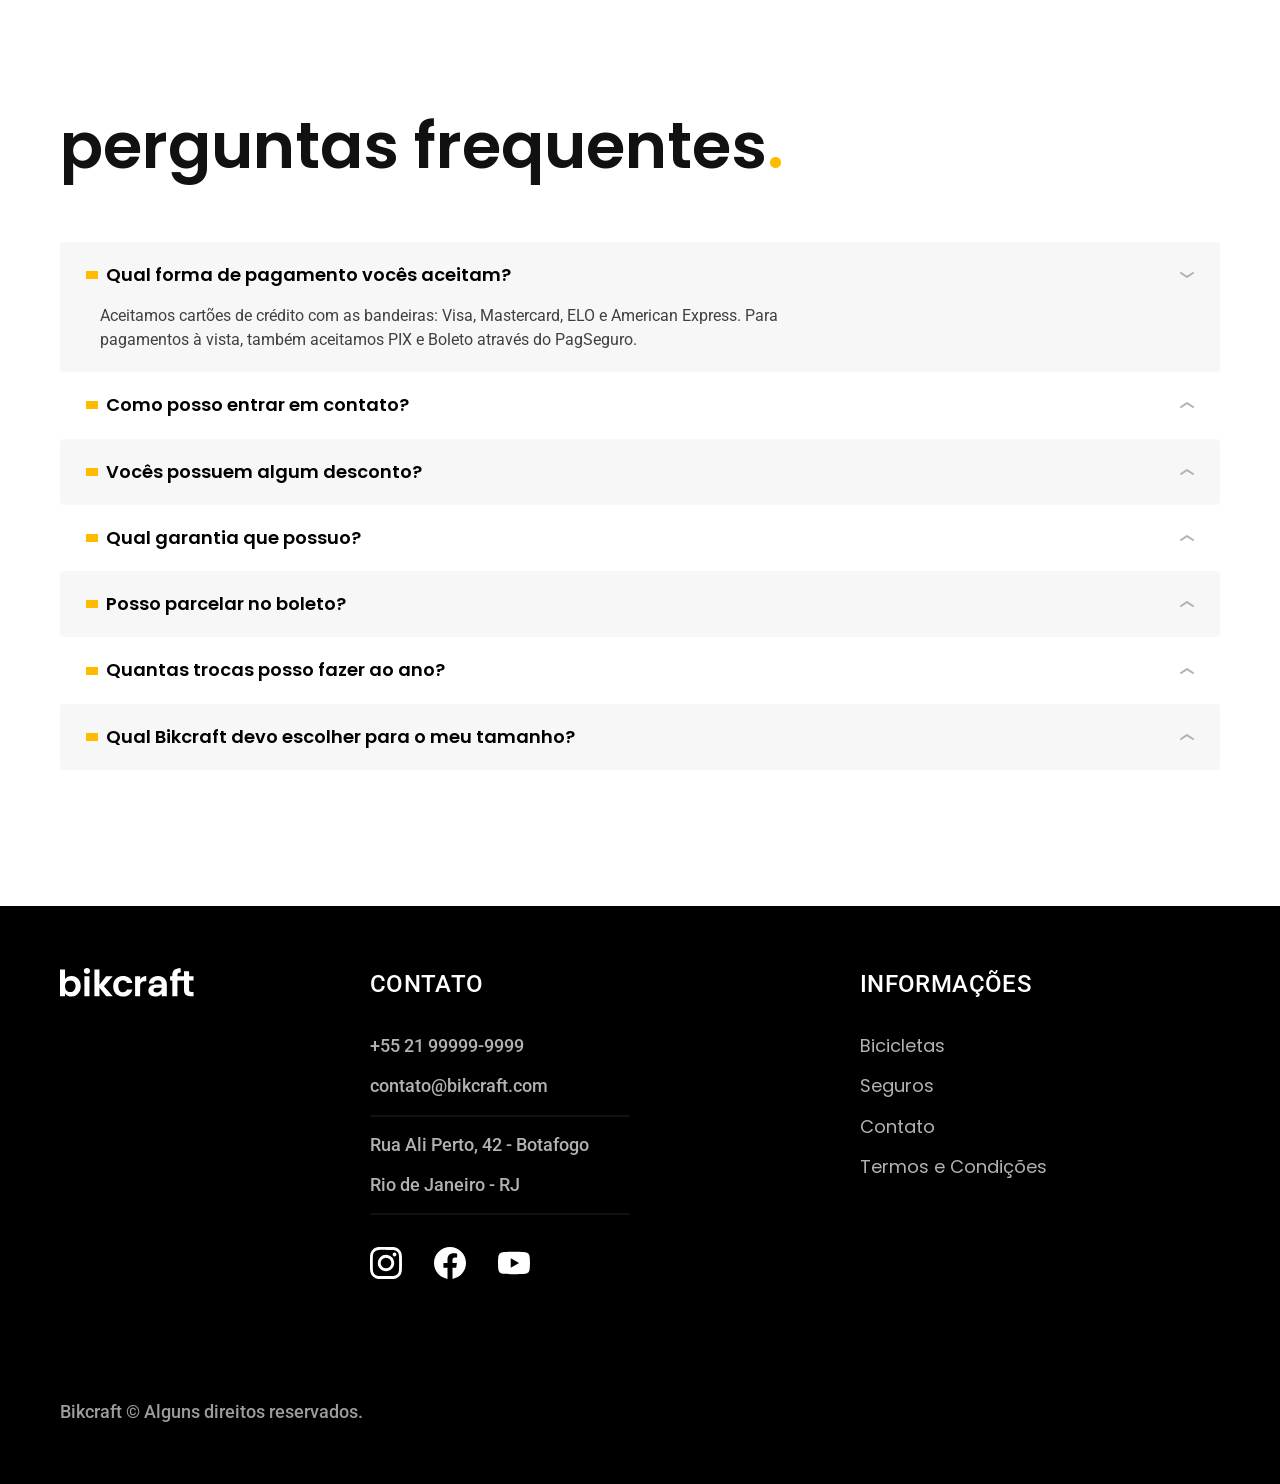
<file: seguros.html>
<!doctype html>
<html lang="pt-br">
  <head>
    <meta charset="UTF-8" />
    <meta name="viewport" content="width=device-width, initial-scale=1.0" />
    <title>Seguros | Bikcraft</title>
    <meta name="description" content="Segruos" />
    <link rel="shortcut icon" href="./img/favicon.svg" type="image/svg+xml" />
    <link rel="preload" href="./css/style.min.css" as="style" />
    <link rel="stylesheet" href="./css/style.min.css" />
    <link rel="preconnect" href="https://fonts.googleapis.com" />
    <link rel="preconnect" href="https://fonts.gstatic.com" crossorigin />
    <link
      href="https://fonts.googleapis.com/css2?family=Poppins:wght@400;600&family=Roboto:ital,wght@0,500;1,500&family=Merriweather:ital,opsz,wght@1,18..144,900&display=swap"
      rel="stylesheet"
    />
    <script>
      document.documentElement.classList.add("js");
    </script>
  </head>
  <body id="seguros">
    <header>
      <header class="header-bg">
        <div class="header container">
          <a href="./">
            <img src="./img/bikcraft.svg" alt="bikcraft" />
          </a>

          <nav class="menu" aria-label="primaria">
            <ul class="header-menu font-1-m c0">
              <li><a href="./bicicletas.html">Bicicletas</a></li>
              <li><a href="./seguros.html">Seguros</a></li>
              <li><a href="./contato.html">Contato</a></li>
            </ul>
          </nav>
        </div>
      </header>
    </header>

    <main class="seguros-bg">
      <div class="titulo-bg">
        <div class="container titulo">
          <p class="font-2-l-b c5 fadeInDown" data-anime="200">
            Escolha o seguro
          </p>
          <h1 class="font-1-xxl c0 fadeInDown" data-anime="400">
            você seguro<span class="p1">.</span>
          </h1>
        </div>
      </div>

      <div class="seguros container">
        <div class="seguros-item fadeInLeft" data-anime="200">
          <h3 class="font-1-xl c6">Prata</h3>
          <span class="font-1-xl c0"
            >R$ 199<span class="font-1-xs c6">mensal</span></span
          >
          <ul class="font-2-m c0">
            <li>Duas trocas por ano</li>
            <li>Assistência técnica</li>
            <li>Suporte 08h às 18h</li>
            <li>Cobertura estadual</li>
          </ul>
          <a
            class="botao secundario"
            href="./orcamento.html?tipo=seguro&produto=prata"
            >Inscreva-se</a
          >
        </div>

        <div class="seguros-item fadeInRight" data-anime="400">
          <h3 class="font-1-xl p1">Ouro</h3>
          <span class="font-1-xl c0"
            >R$ 299<span class="font-1-xs c6">mensal</span></span
          >
          <ul class="font-2-m c0">
            <li>Cinco trocas por ano</li>
            <li>Assistência especial</li>
            <li>Suporte 24h</li>
            <li>Cobertura nacional</li>
            <li>Descontos em parceiros</li>
            <li>Acesso ao Clube Bikcraft</li>
          </ul>
          <a class="botao" href="./orcamento.html?tipo=seguro&produto=ouro"
            >Inscreva-se</a
          >
        </div>
      </div>
    </main>

    <article class="vantagens-bg">
      <div class="container vantagens">
        <h2 class="font-1-xxl c0 fadeInDown" data-anime="200">
          nossas vantagens<span class="p1">.</span>
        </h2>
        <ul>
          <li class="fadeInRight" data-anime="200">
            <img src="./img/icones/eletrica.svg" alt="" />
            <h3 class="font-1-l c0">Reparo elétrico</h3>
            <p class="font-2-s c5">
              Garantimos o reparo completo do seu motor em caso de falhas.
              Sabemos que falhas são raras, mas estamos aqui para caso ocorra.
            </p>
          </li>

          <li class="fadeInRight" data-anime="300">
            <img src="./img/icones/carbono.svg" alt="" />
            <h3 class="font-1-l c0">Reparo de quadro</h3>
            <p class="font-2-s c5">
              Nossos quadros são feitos para durar para sempre. Mas caso algo
              ocorra, ficamos felizes em reparar.
            </p>
          </li>

          <li class="fadeInRight" data-anime="400">
            <img src="./img/icones/sustentavel.svg" alt="" />
            <h3 class="font-1-l c0">Sustentável</h3>
            <p class="font-2-s c5">
              Trabalhamos com a filosofia de desperdício zero. Qualquer parte
              defeituosa é reciclada e reutilizada em outro projeto.
            </p>
          </li>

          <li class="fadeInRight" data-anime="500">
            <img src="./img/icones/rastreador.svg" alt="" />
            <h3 class="font-1-l c0">Rastreador</h3>
            <p class="font-2-s c5">
              Recuperamos Bikcrafts roubadas sem custo adicional para o dono. Se
              não conseguirmos recuperar, damos uma nova para você.
            </p>
          </li>

          <li class="fadeInRight" data-anime="600">
            <img src="./img/icones/seguro.svg" alt="" />
            <h3 class="font-1-l c0">Segurança</h3>
            <p class="font-2-s c5">
              O nosso seguro garante que todo reparo seja feito com peças
              genuínas e de alta qualidade. Confie na Bikcraft.
            </p>
          </li>

          <li class="fadeInRight" data-anime="700">
            <img src="./img/icones/velocidade.svg" alt="" />
            <h3 class="font-1-l c0">Rapidez</h3>
            <p class="font-2-s c5">
              A sua Bikcraft ficará pronta para uso no mesmo dia, caso você
              traga ela para ser reparada em uma das filiais.
            </p>
          </li>
        </ul>
      </div>
    </article>

    <article class="perguntas container">
      <h2 class="font-1-xxl fadeInDown" data-anime="200">
        perguntas frequentes<span class="p1">.</span>
      </h2>
      <dl class="fadeInRight" data-anime="400">
        <div>
          <dt>
            <button
              class="font-1-m-b"
              aria-controls="pergunta1"
              aria-expanded="true"
            >
              Qual forma de pagamento vocês aceitam?
            </button>
          </dt>
          <dd id="pergunta1" class="font-2-s c9 ativa">
            Aceitamos cartões de crédito com as bandeiras: Visa, Mastercard, ELO
            e American Express. Para pagamentos à vista, também aceitamos PIX e
            Boleto através do PagSeguro.
          </dd>
        </div>

        <div>
          <dt>
            <button
              class="font-1-m-b"
              aria-controls="pergunta2"
              aria-expanded="false"
            >
              Como posso entrar em contato?
            </button>
          </dt>
          <dd id="pergunta2" class="font-2-s c9">
            Aceitamos cartões de crédito com as bandeiras: Visa, Mastercard, ELO
            e American Express. Para pagamentos à vista, também aceitamos PIX e
            Boleto através do PagSeguro.
          </dd>
        </div>

        <div>
          <dt>
            <button
              class="font-1-m-b"
              aria-controls="pergunta3"
              aria-expanded="false"
            >
              Vocês possuem algum desconto?
            </button>
          </dt>
          <dd id="pergunta3" class="font-2-s c9">
            Aceitamos cartões de crédito com as bandeiras: Visa, Mastercard, ELO
            e American Express. Para pagamentos à vista, também aceitamos PIX e
            Boleto através do PagSeguro.
          </dd>
        </div>

        <div>
          <dt>
            <button
              class="font-1-m-b"
              aria-controls="pergunta4"
              aria-expanded="false"
            >
              Qual garantia que possuo?
            </button>
          </dt>
          <dd id="pergunta4" class="font-2-s c9">
            Aceitamos cartões de crédito com as bandeiras: Visa, Mastercard, ELO
            e American Express. Para pagamentos à vista, também aceitamos PIX e
            Boleto através do PagSeguro.
          </dd>
        </div>

        <div>
          <dt>
            <button
              class="font-1-m-b"
              aria-controls="pergunta5"
              aria-expanded="false"
            >
              Posso parcelar no boleto?
            </button>
          </dt>
          <dd id="pergunta5" class="font-2-s c9">
            Aceitamos cartões de crédito com as bandeiras: Visa, Mastercard, ELO
            e American Express. Para pagamentos à vista, também aceitamos PIX e
            Boleto através do PagSeguro.
          </dd>
        </div>

        <div>
          <dt>
            <button
              class="font-1-m-b"
              aria-controls="pergunta6"
              aria-expanded="false"
            >
              Quantas trocas posso fazer ao ano?
            </button>
          </dt>
          <dd id="pergunta6" class="font-2-s c9">
            Aceitamos cartões de crédito com as bandeiras: Visa, Mastercard, ELO
            e American Express. Para pagamentos à vista, também aceitamos PIX e
            Boleto através do PagSeguro.
          </dd>
        </div>

        <div>
          <dt>
            <button
              class="font-1-m-b"
              aria-controls="pergunta7"
              aria-expanded="false"
            >
              Qual Bikcraft devo escolher para o meu tamanho?
            </button>
          </dt>
          <dd id="pergunta7" class="font-2-s c9">
            Aceitamos cartões de crédito com as bandeiras: Visa, Mastercard, ELO
            e American Express. Para pagamentos à vista, também aceitamos PIX e
            Boleto através do PagSeguro.
          </dd>
        </div>
      </dl>
    </article>

    <footer class="footer-bg">
      <div class="footer container">
        <img src="./img/bikcraft.svg" alt="Bikcraft" />
        <div class="footer-contato fadeInUp" data-anime="200">
          <h3 class="font-2-l-b c0">Contato</h3>
          <ul class="c5 font-2-m">
            <li><a href="tel:+5521999999999">+55 21 99999-9999</a></li>
            <li>
              <a href="mailto:contato@bikcraft.com">contato@bikcraft.com</a>
            </li>
            <li>Rua Ali Perto, 42 - Botafogo</li>
            <li>Rio de Janeiro - RJ</li>
          </ul>
          <div class="footer-redes">
            <a href="./"
              ><img src="./img/redes/instagram.svg" alt="Instagram"
            /></a>
            <a href="./"
              ><img src="./img/redes/facebook.svg" alt="Facebook"
            /></a>
            <a href="./"><img src="./img/redes/youtube.svg" alt="Youtube" /></a>
          </div>
        </div>
        <div class="footer-informacoes fadeInUp" data-anime="400">
          <h3 class="font-2-l-b c0">Informações</h3>
          <nav>
            <ul class="font-1-m c5">
              <li><a href="./bicicletas.html">Bicicletas</a></li>
              <li><a href="./seguros.html">Seguros</a></li>
              <li><a href="./contato.html">Contato</a></li>
              <li><a href="./termos.html">Termos e Condições</a></li>
            </ul>
          </nav>
        </div>
        <p class="footer-copy font-2-m c6 fadeInUp" data-anime="600">
          Bikcraft © Alguns direitos reservados.
        </p>
      </div>
    </footer>
    <script src="./js/plugins/simple-anime.js"></script>
    <script src="./js/script.js"></script>
  </body>
</html>
</file>
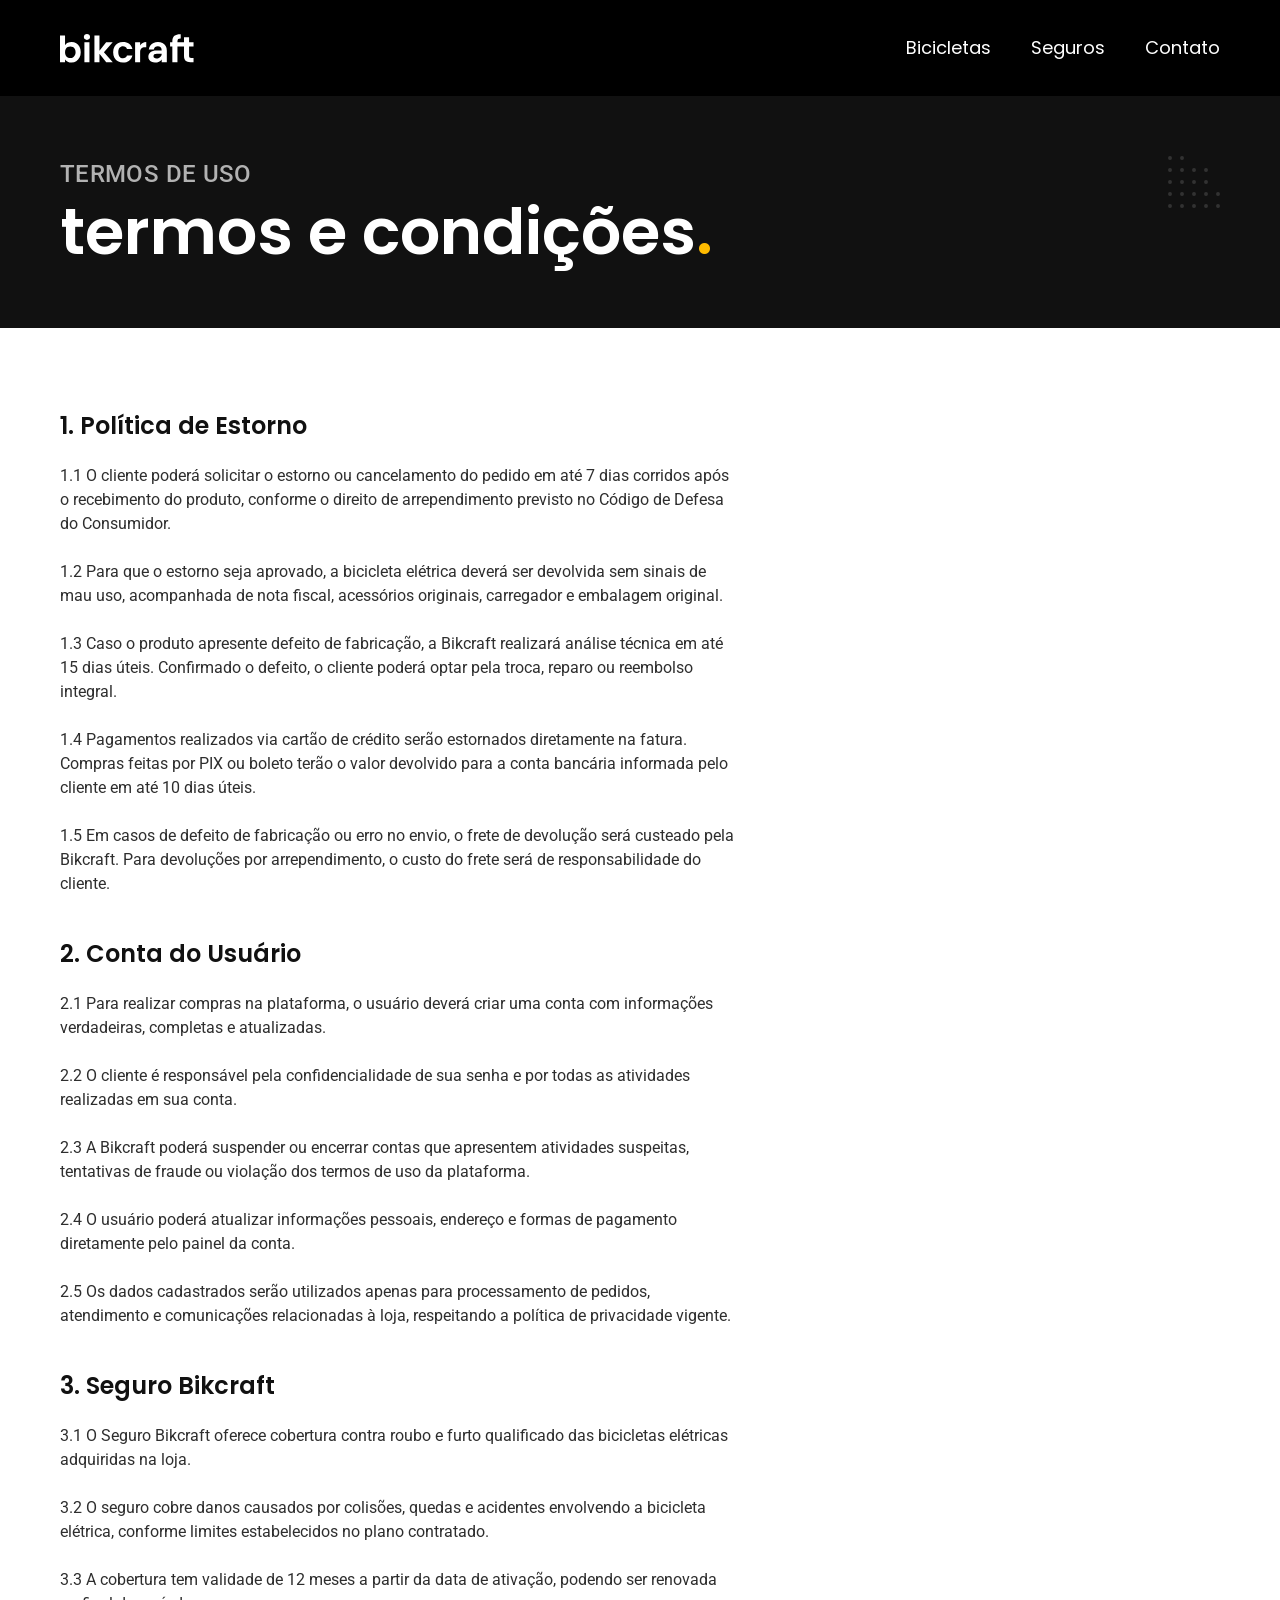
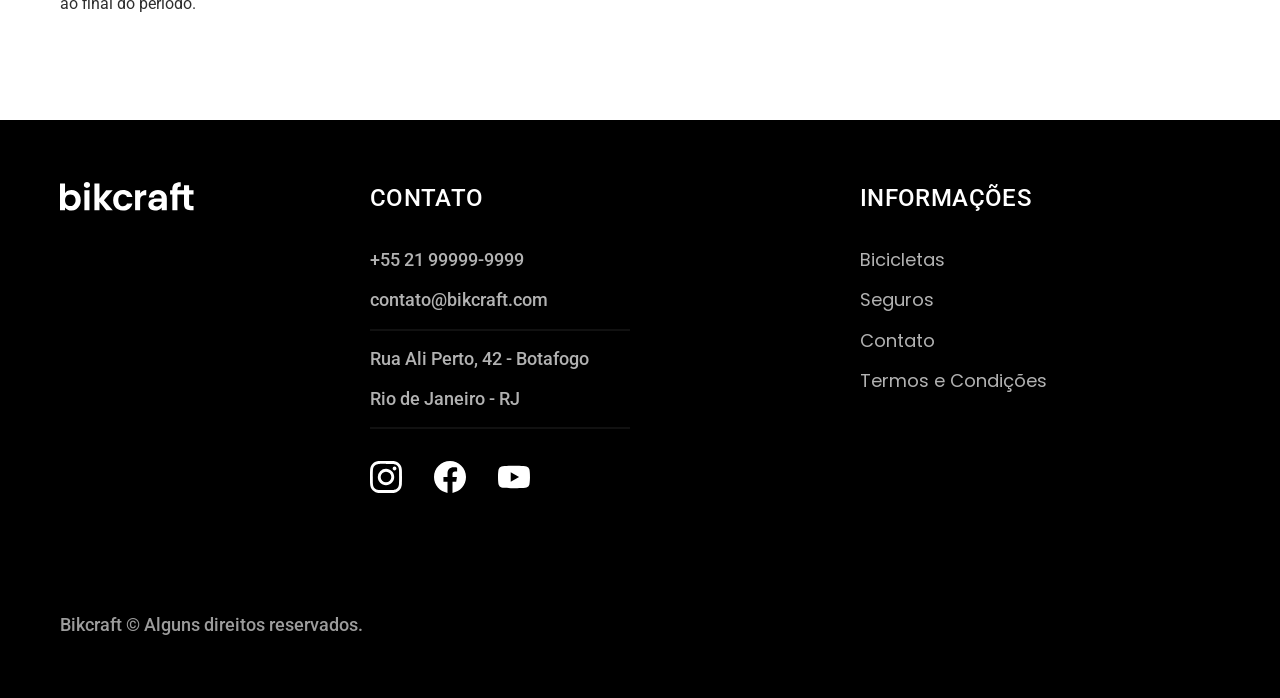
<file: termos.html>
<!doctype html>
<html lang="pt-br">
  <head>
    <meta charset="UTF-8" />
    <meta name="viewport" content="width=device-width, initial-scale=1.0" />
    <title>Termos e Condições | Bikcraft</title>
    <meta name="description" content="Termos e Condições" />

    <link rel="shortcut icon" href="./img/favicon.svg" type="image/svg+xml" />

    <link rel="preload" href="./css/style.min.css" as="style" />
    <link rel="stylesheet" href="./css/style.min.css" />

    <link rel="preconnect" href="https://fonts.googleapis.com" />
    <link rel="preconnect" href="https://fonts.gstatic.com" crossorigin />
    <link
      href="https://fonts.googleapis.com/css2?family=Poppins:wght@400;600&family=Roboto:ital,wght@0,500;1,500&family=Merriweather:ital,opsz,wght@1,18..144,900&display=swap"
      rel="stylesheet"
    />
    <script>
      document.documentElement.classList.add("js");
    </script>
  </head>
  <body id="termos">
    <header>
      <header class="header-bg">
        <div class="header container">
          <a href="./">
            <img src="./img/bikcraft.svg" alt="bikcraft" />
          </a>

          <nav class="menu" aria-label="primaria">
            <ul class="header-menu font-1-m c0">
              <li><a href="./bicicletas.html">Bicicletas</a></li>
              <li><a href="./seguros.html">Seguros</a></li>
              <li><a href="./contato.html">Contato</a></li>
            </ul>
          </nav>
        </div>
      </header>
    </header>

    <main>
      <div class="titulo-bg">
        <div class="container titulo">
          <p class="font-2-l-b c5 fadeInDown" data-anime="200">termos de uso</p>
          <h1 class="font-1-xxl c0 fadeInDown" data-anime="400">
            termos e condições<span class="p1">.</span>
          </h1>
        </div>
      </div>

      <article>
        <div class="termos font-2-s c10 container fadeInRight" data-anime="200">
          <h2 class="font-1-l c11">1. Política de Estorno</h2>
          <p>
            1.1 O cliente poderá solicitar o estorno ou cancelamento do pedido
            em até 7 dias corridos após o recebimento do produto, conforme o
            direito de arrependimento previsto no Código de Defesa do
            Consumidor.
          </p>
          <p>
            1.2 Para que o estorno seja aprovado, a bicicleta elétrica deverá
            ser devolvida sem sinais de mau uso, acompanhada de nota fiscal,
            acessórios originais, carregador e embalagem original.
          </p>
          <p>
            1.3 Caso o produto apresente defeito de fabricação, a Bikcraft
            realizará análise técnica em até 15 dias úteis. Confirmado o
            defeito, o cliente poderá optar pela troca, reparo ou reembolso
            integral.
          </p>

          <p>
            1.4 Pagamentos realizados via cartão de crédito serão estornados
            diretamente na fatura. Compras feitas por PIX ou boleto terão o
            valor devolvido para a conta bancária informada pelo cliente em até
            10 dias úteis.
          </p>
          <p>
            1.5 Em casos de defeito de fabricação ou erro no envio, o frete de
            devolução será custeado pela Bikcraft. Para devoluções por
            arrependimento, o custo do frete será de responsabilidade do
            cliente.
          </p>

          <h2 class="font-1-l c11">2. Conta do Usuário</h2>
          <p>
            2.1 Para realizar compras na plataforma, o usuário deverá criar uma
            conta com informações verdadeiras, completas e atualizadas.
          </p>
          <p>
            2.2 O cliente é responsável pela confidencialidade de sua senha e
            por todas as atividades realizadas em sua conta.
          </p>
          <p>
            2.3 A Bikcraft poderá suspender ou encerrar contas que apresentem
            atividades suspeitas, tentativas de fraude ou violação dos termos de
            uso da plataforma.
          </p>
          <p>
            2.4 O usuário poderá atualizar informações pessoais, endereço e
            formas de pagamento diretamente pelo painel da conta.
          </p>
          <p>
            2.5 Os dados cadastrados serão utilizados apenas para processamento
            de pedidos, atendimento e comunicações relacionadas à loja,
            respeitando a política de privacidade vigente.
          </p>

          <h2 class="font-1-l c11">3. Seguro Bikcraft</h2>
          <p>
            3.1 O Seguro Bikcraft oferece cobertura contra roubo e furto
            qualificado das bicicletas elétricas adquiridas na loja.
          </p>
          <p>
            3.2 O seguro cobre danos causados por colisões, quedas e acidentes
            envolvendo a bicicleta elétrica, conforme limites estabelecidos no
            plano contratado.
          </p>
          <p>
            3.3 A cobertura tem validade de 12 meses a partir da data de
            ativação, podendo ser renovada ao final do período.
          </p>
        </div>
      </article>
    </main>

    <footer class="footer-bg">
      <div class="footer container">
        <img src="./img/bikcraft.svg" alt="Bikcraft" />
        <div class="footer-contato fadeInUp" data-anime="200">
          <h3 class="font-2-l-b c0">Contato</h3>
          <ul class="c5 font-2-m">
            <li><a href="tel:+5521999999999">+55 21 99999-9999</a></li>
            <li>
              <a href="mailto:contato@bikcraft.com">contato@bikcraft.com</a>
            </li>
            <li>Rua Ali Perto, 42 - Botafogo</li>
            <li>Rio de Janeiro - RJ</li>
          </ul>
          <div class="footer-redes">
            <a href="./"
              ><img src="./img/redes/instagram.svg" alt="Instagram"
            /></a>
            <a href="./"
              ><img src="./img/redes/facebook.svg" alt="Facebook"
            /></a>
            <a href="./"><img src="./img/redes/youtube.svg" alt="Youtube" /></a>
          </div>
        </div>
        <div class="footer-informacoes fadeInUp" data-anime="400">
          <h3 class="font-2-l-b c0">Informações</h3>
          <nav>
            <ul class="font-1-m c5">
              <li><a href="./bicicletas.html">Bicicletas</a></li>
              <li><a href="./seguros.html">Seguros</a></li>
              <li><a href="./contato.html">Contato</a></li>
              <li><a href="./termos.html">Termos e Condições</a></li>
            </ul>
          </nav>
        </div>
        <p class="footer-copy font-2-m c6 fadeInUp" data-anime="600">
          Bikcraft © Alguns direitos reservados.
        </p>
      </div>
    </footer>
    <script src="./js/plugins/simple-anime.js"></script>
    <script src="./js/script.js"></script>
  </body>
</html>
</file>
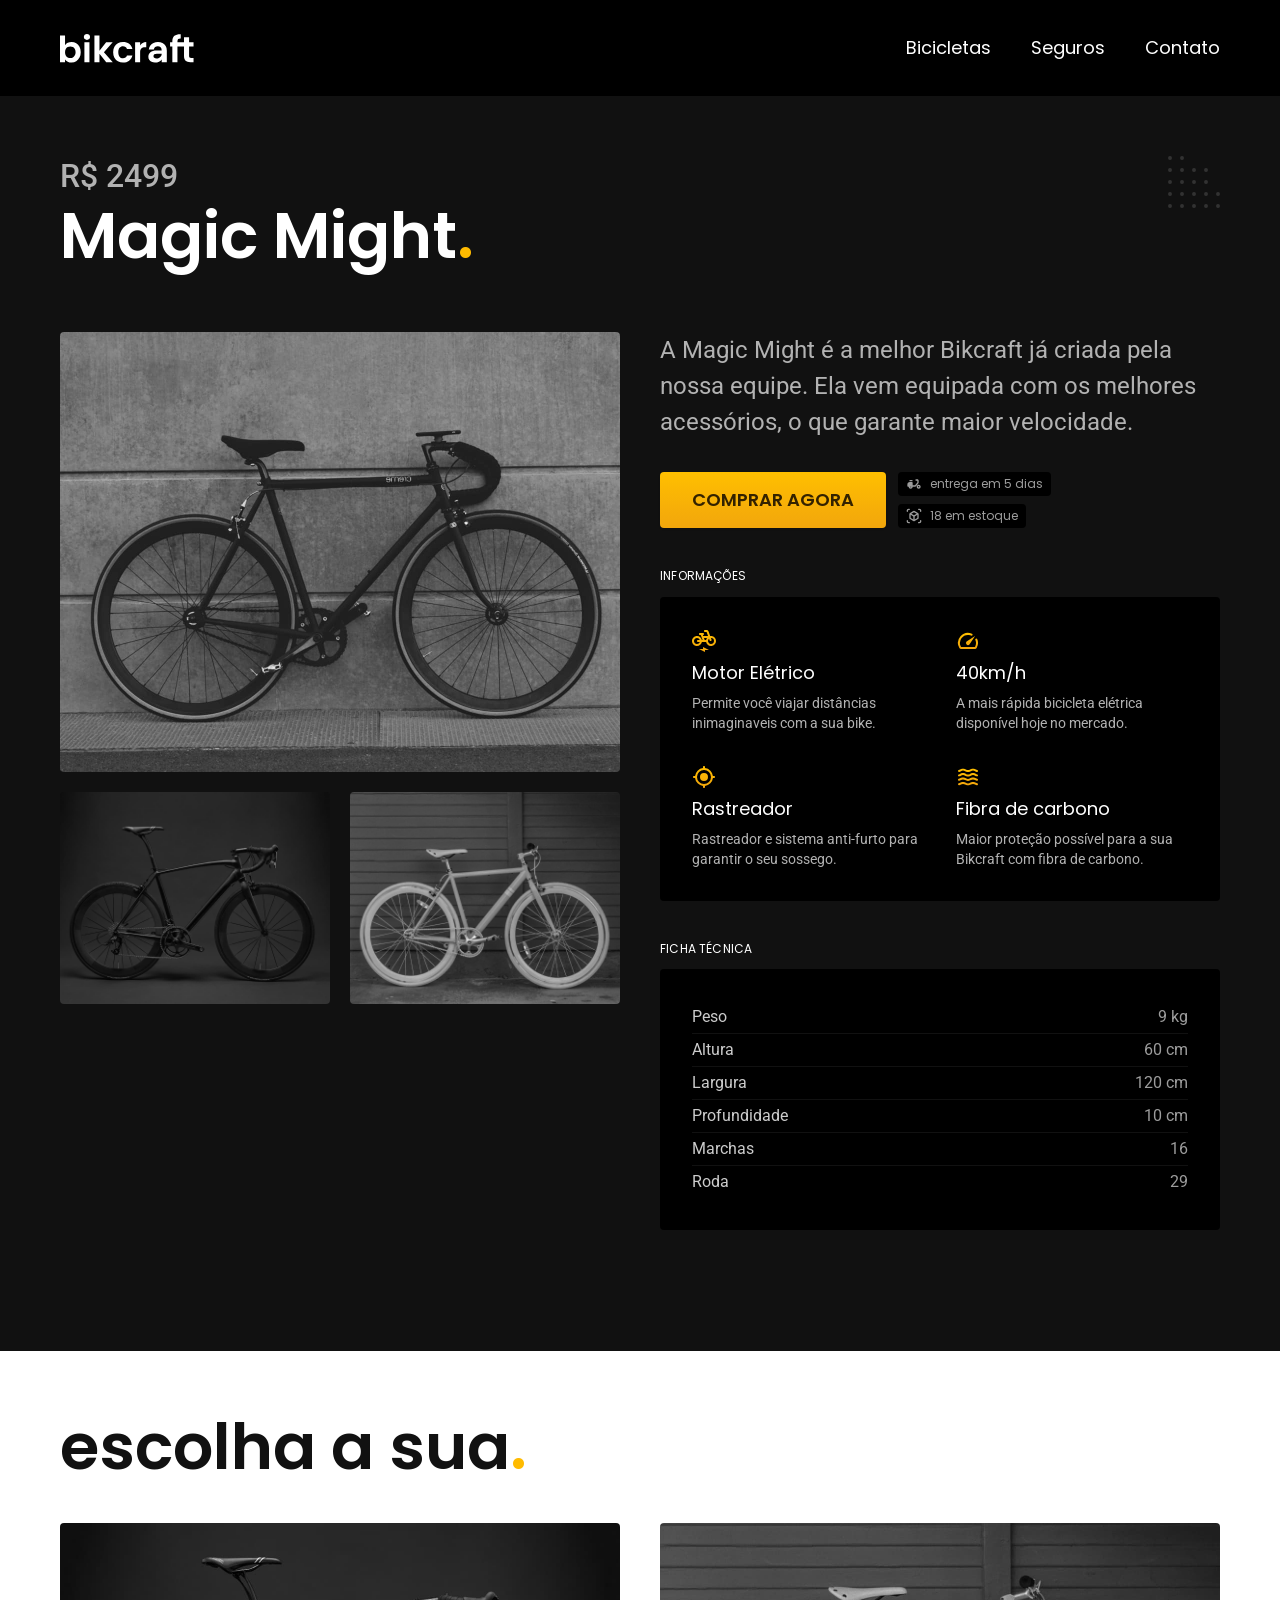
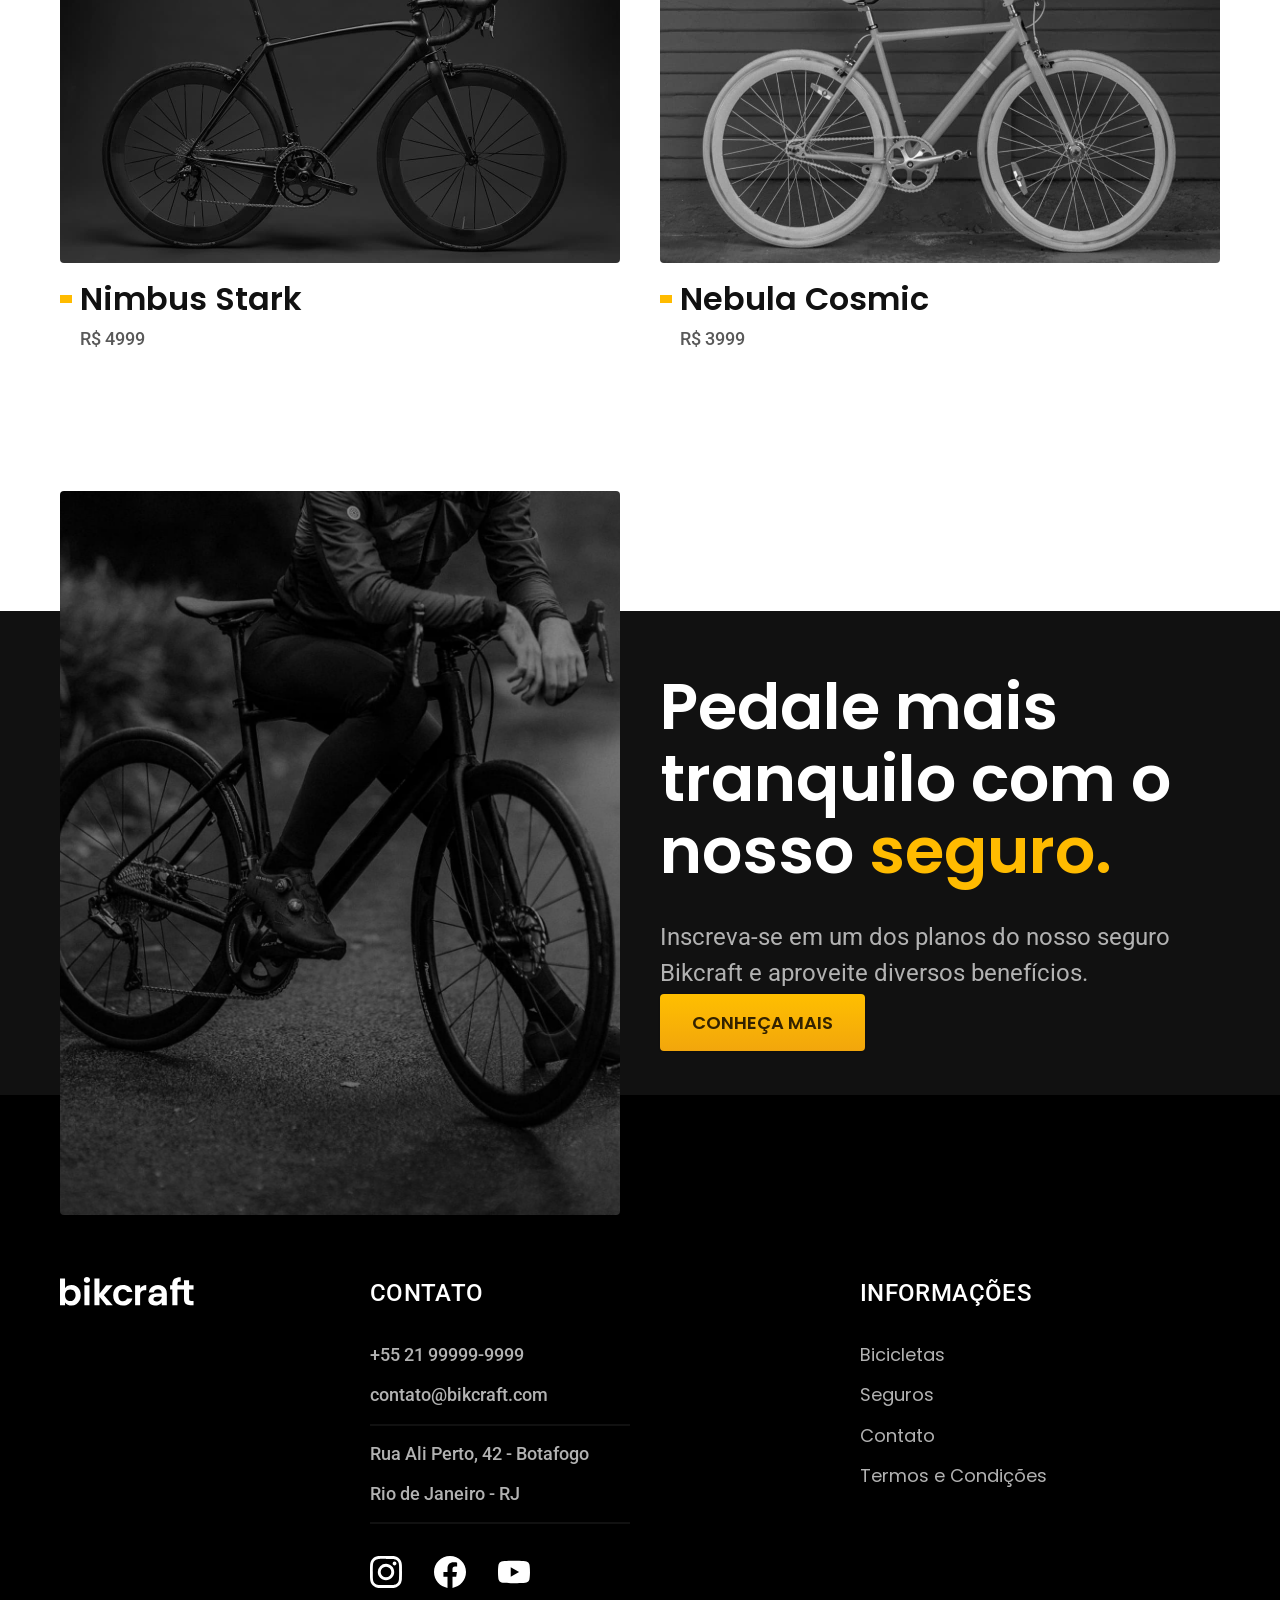
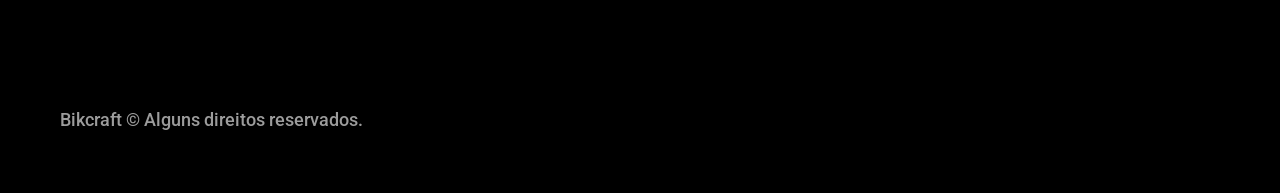
<file: bicicletas/magic.html>
<!doctype html>
<html lang="pt-br">
  <head>
    <meta charset="UTF-8" />
    <meta name="viewport" content="width=device-width, initial-scale=1.0" />
    <title>Magic | Bikcraft</title>
    <meta name="description" content="Magic" />
    <link rel="shortcut icon" href="../img/favicon.svg" type="image/svg+xml" />
    <link rel="preload" href="../css/style.min.css" as="style" />
    <link rel="stylesheet" href="../css/style.min.css" />
    <link rel="preconnect" href="https://fonts.googleapis.com" />
    <link rel="preconnect" href="https://fonts.gstatic.com" crossorigin />
    <link
      href="https://fonts.googleapis.com/css2?family=Poppins:wght@400;600&family=Roboto:ital,wght@0,500;1,500&family=Merriweather:ital,opsz,wght@1,18..144,900&display=swap"
      rel="stylesheet"
    />
    <script>
      document.documentElement.classList.add("js");
    </script>
  </head>
  <body id="bicicleta">
    <header>
      <header class="header-bg">
        <div class="header container">
          <a href="../">
            <img src="../img/bikcraft.svg" alt="bikcraft" />
          </a>

          <nav class="menu" aria-label="primaria">
            <ul class="header-menu font-1-m c0">
              <li><a href="../bicicletas.html">Bicicletas</a></li>
              <li><a href="../seguros.html">Seguros</a></li>
              <li><a href="../contato.html">Contato</a></li>
            </ul>
          </nav>
        </div>
      </header>
    </header>

    <main class="titulo-bg">
      <div>
        <div class="container titulo">
          <p class="font-2-xl c5 fadeInDown" data-anime="200">R$ 2499</p>
          <h1 class="font-1-xxl c0 fadeInDown" data-anime="400">
            Magic Might<span class="p1">.</span>
          </h1>
        </div>
      </div>

      <div class="bicicleta container">
        <div class="bicicleta-imagens fadeInLeft" data-anime="200">
          <img src="../img/bicicleta/nimbus2.jpg" alt="" />
          <img src="../img/bicicleta/nimbus1.jpg" alt="" />
          <img src="../img/bicicleta/nimbus3.jpg" alt="" />
        </div>

        <div class="bicicleta-conteudo fadeInRight" data-anime="400">
          <p class="font-2-l c5">
            A Magic Might é a melhor Bikcraft já criada pela nossa equipe. Ela
            vem equipada com os melhores acessórios, o que garante maior
            velocidade.
          </p>
          <div class="bicicleta-comprar">
            <a
              class="botao"
              href="../orcamento.html?tipo=bikcraft&produto=magic"
              >comprar agora</a
            >
            <span class="font-1-xs c6"
              ><img src="../img/icones/entrega.svg" alt="" />
              entrega em 5 dias
            </span>
            <span class="font-1-xs c6">
              <img src="../img/icones/estoque.svg" alt="" />18 em estoque</span
            >
          </div>

          <h2 class="font-1-xs c0">Informações</h2>
          <ul class="bicicleta-informacoes">
            <li>
              <img src="../img/icones/eletrica.svg" alt="" />
              <h3 class="font-1-m c0">Motor Elétrico</h3>
              <p class="font-2-xs c5">
                Permite você viajar distâncias inimaginaveis com a sua bike.
              </p>
            </li>

            <li>
              <img src="../img/icones/velocidade.svg" alt="" />
              <h3 class="font-1-m c0">40km/h</h3>
              <p class="font-2-xs c5">
                A mais rápida bicicleta elétrica disponível hoje no mercado.
              </p>
            </li>

            <li>
              <img src="../img/icones/rastreador.svg" alt="" />
              <h3 class="font-1-m c0">Rastreador</h3>
              <p class="font-2-xs c5">
                Rastreador e sistema anti-furto para garantir o seu sossego.
              </p>
            </li>

            <li>
              <img src="../img/icones/carbono.svg" alt="" />
              <h3 class="font-1-m c0">Fibra de carbono</h3>
              <p class="font-2-xs c5">
                Maior proteção possível para a sua Bikcraft com fibra de
                carbono.
              </p>
            </li>
          </ul>

          <h2 class="font-1-xs c0">Ficha técnica</h2>
          <ul class="bicicleta-ficha font-2-s c4">
            <li>Peso <span>9 kg</span></li>
            <li>Altura <span>60 cm</span></li>
            <li>Largura <span>120 cm</span></li>
            <li>Profundidade <span>10 cm</span></li>
            <li>Marchas <span>16</span></li>
            <li>Roda <span>29</span></li>
          </ul>
        </div>
      </div>
    </main>

    <article class="bicicletas-lista container">
      <h2 class="font-1-xxl fadeInDown" data-anime="200">
        escolha a sua<span class="p1">.</span>
      </h2>
      <ul>
        <li class="fadeInRight" data-anime="200">
          <a href="./nimbus.html">
            <img
              src="../img/bicicletas/nimbus.jpg"
              alt="bicicleta Nimbus Stark"
            />
            <h3 class="font-1-xl">Nimbus Stark</h3>
            <span class="font-2-m c8">R$ 4999</span>
          </a>
        </li>

        <li class="fadeInRight" data-anime="400">
          <a href="./nebula.html">
            <img
              src="../img/bicicletas/nebula.jpg"
              alt="bicicleta Nebula Cosmic"
            />
            <h3 class="font-1-xl">Nebula Cosmic</h3>
            <span class="font-2-m c8">R$ 3999</span>
          </a>
        </li>
      </ul>
    </article>

    <article class="seguro-bg">
      <div class="seguro container">
        <div class="seguro-img fadeInLeft" data-anime="200">
          <img
            src="../img/fotos/seguros.jpg"
            alt="pessoa parada em cima de uma bicicleta"
          />
        </div>
        <div class="seguro-conteudo fadeInRight" data-anime="400">
          <h2 class="font-1-xxl c0">
            Pedale mais tranquilo com o nosso <span class="p1">seguro.</span>
          </h2>
          <p class="font-2-l c5">
            Inscreva-se em um dos planos do nosso seguro Bikcraft e aproveite
            diversos benefícios.
          </p>
          <a class="botao" href="../seguros.html">Conheça mais</a>
        </div>
      </div>
    </article>

    <footer class="footer-bg">
      <div class="footer container">
        <img src="../img/bikcraft.svg" alt="Bikcraft" />
        <div class="footer-contato fadeInUp" data-anime="200">
          <h3 class="font-2-l-b c0">Contato</h3>
          <ul class="c5 font-2-m">
            <li><a href="tel:+5521999999999">+55 21 99999-9999</a></li>
            <li>
              <a href="mailto:contato@bikcraft.com">contato@bikcraft.com</a>
            </li>
            <li>Rua Ali Perto, 42 - Botafogo</li>
            <li>Rio de Janeiro - RJ</li>
          </ul>
          <div class="footer-redes">
            <a href="../"
              ><img src="../img/redes/instagram.svg" alt="Instagram"
            /></a>
            <a href="./"
              ><img src="../img/redes/facebook.svg" alt="Facebook"
            /></a>
            <a href="./"
              ><img src="../img/redes/youtube.svg" alt="Youtube"
            /></a>
          </div>
        </div>
        <div class="footer-informacoes fadeInUp" data-anime="400">
          <h3 class="font-2-l-b c0">Informações</h3>
          <nav>
            <ul class="font-1-m c5">
              <li><a href="../bicicletas.html">Bicicletas</a></li>
              <li><a href="../seguros.html">Seguros</a></li>
              <li><a href="../contato.html">Contato</a></li>
              <li><a href="../termos.html">Termos e Condições</a></li>
            </ul>
          </nav>
        </div>
        <p class="footer-copy font-2-m c6 fadeInUp" data-anime="600">
          Bikcraft © Alguns direitos reservados.
        </p>
      </div>
    </footer>
    <script src="../js/plugins/simple-anime.js"></script>
    <script src="../js/script.js"></script>
  </body>
</html>
</file>
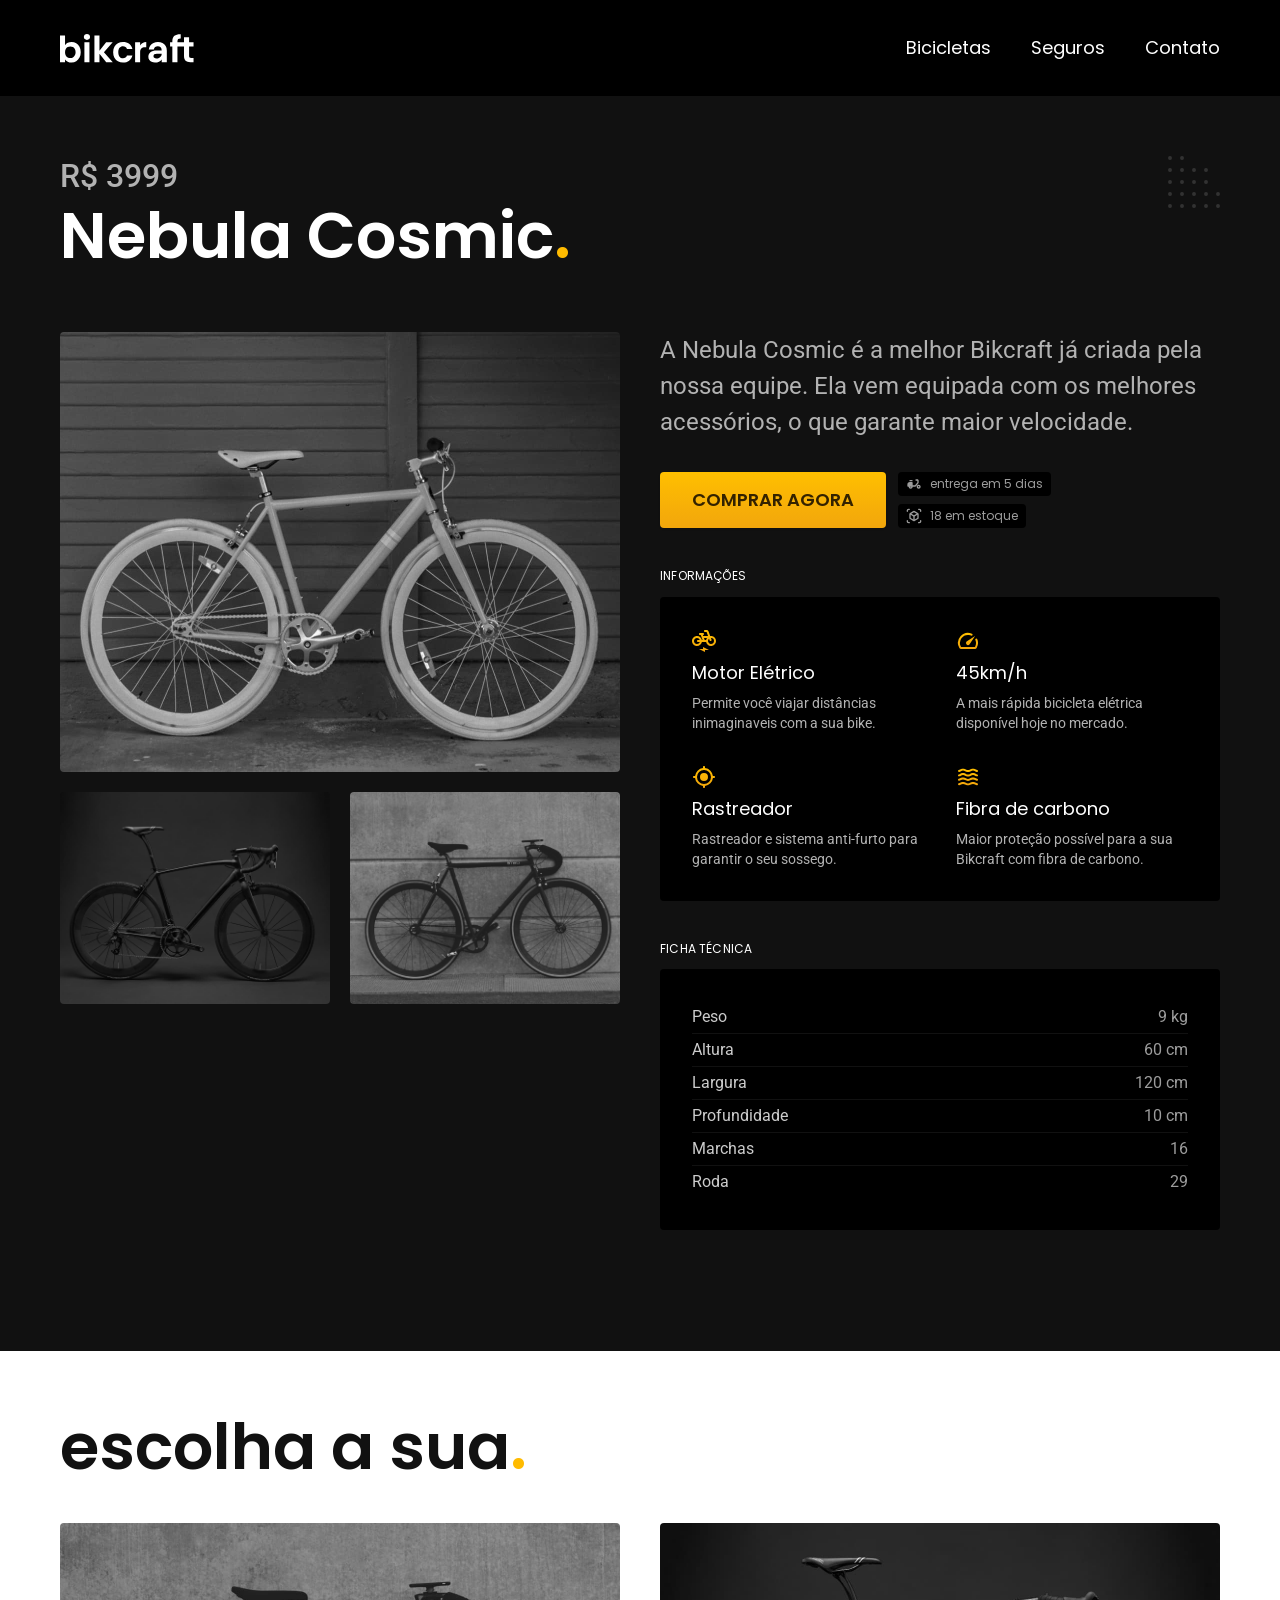
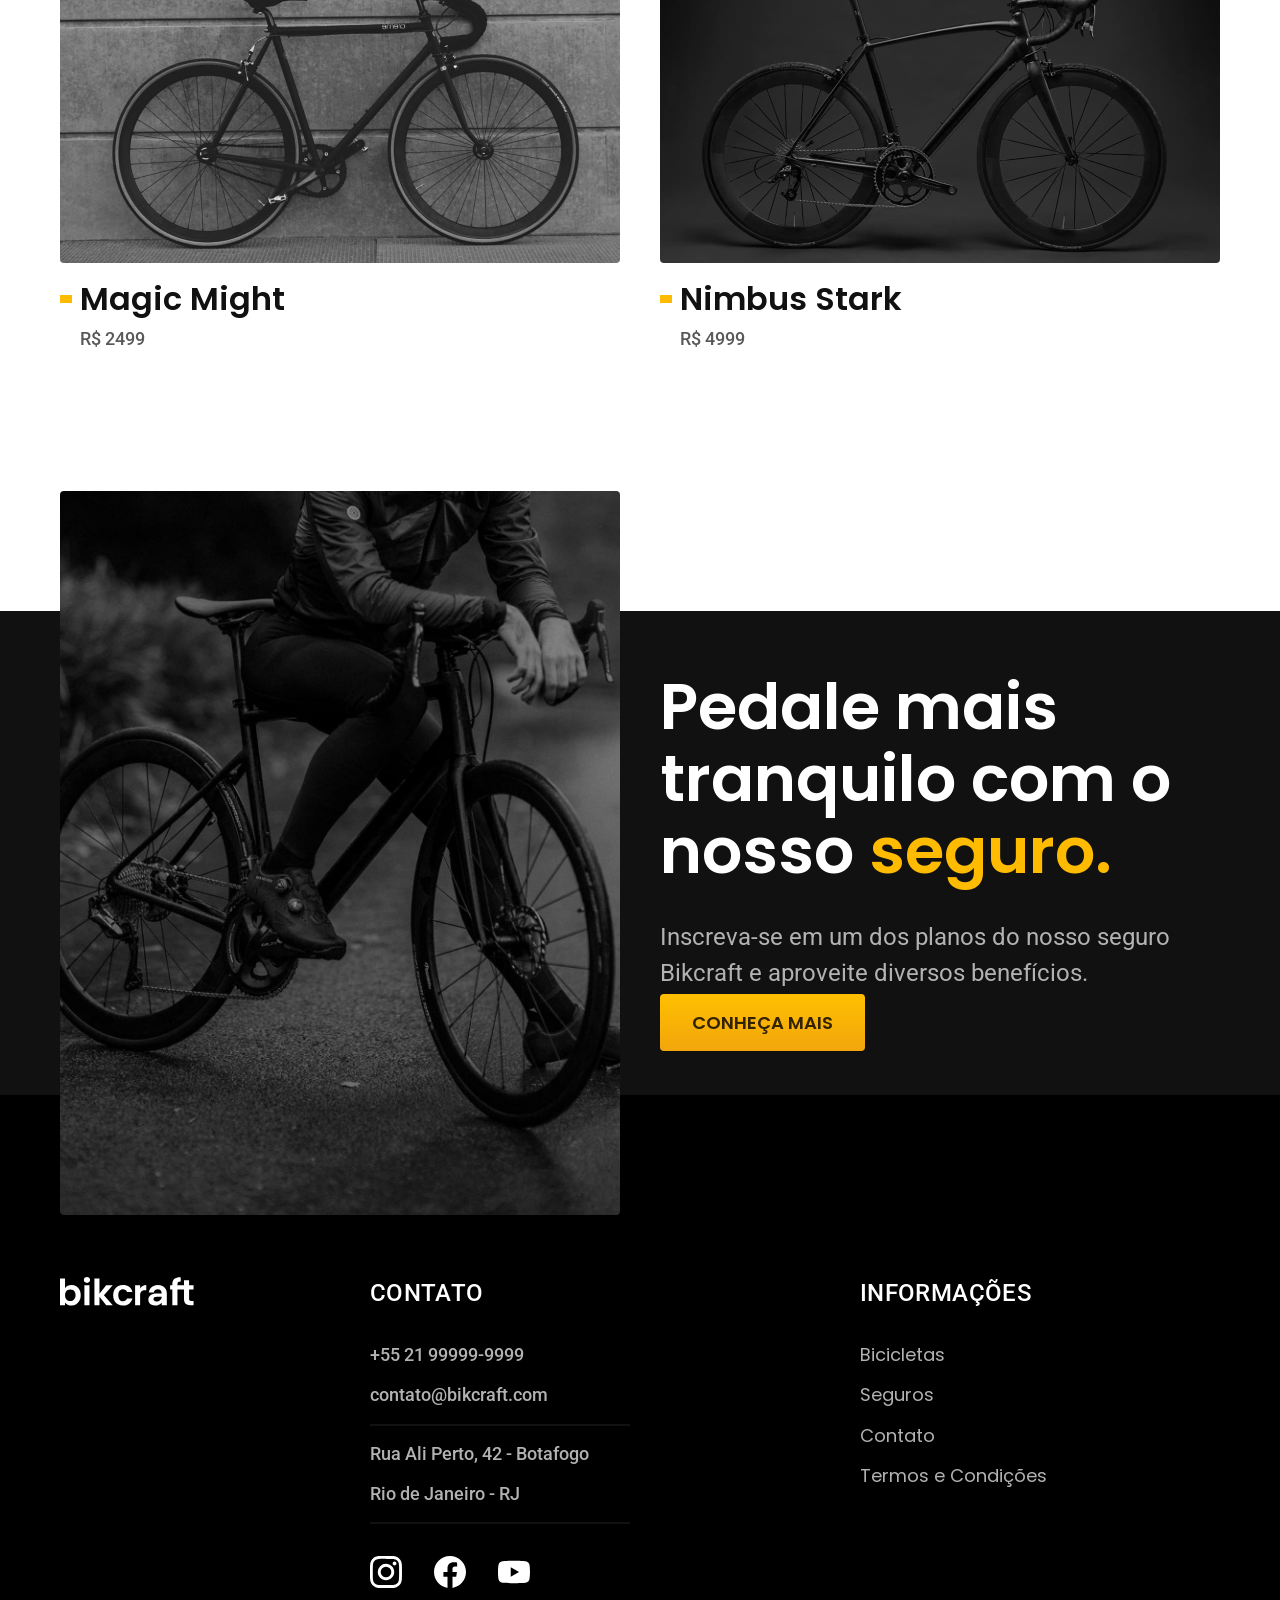
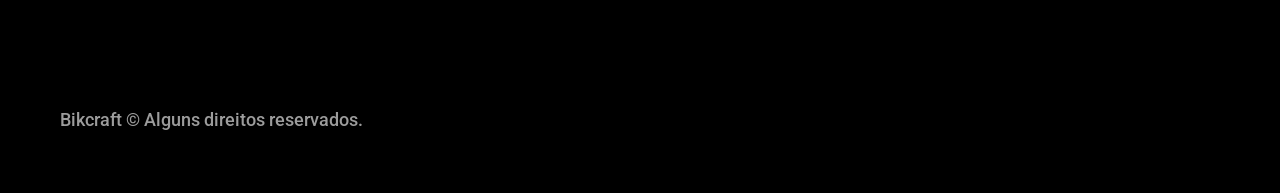
<file: bicicletas/nebula.html>
<!doctype html>
<html lang="pt-br">
  <head>
    <meta charset="UTF-8" />
    <meta name="viewport" content="width=device-width, initial-scale=1.0" />
    <title>Nebula | Bikcraft</title>
    <meta name="description" content="Nebula" />
    <link rel="shortcut icon" href="../img/favicon.svg" type="image/svg+xml" />
    <link rel="preload" href="../css/style.min.css" as="style" />
    <link rel="stylesheet" href="../css/style.min.css" />
    <link rel="preconnect" href="https://fonts.googleapis.com" />
    <link rel="preconnect" href="https://fonts.gstatic.com" crossorigin />
    <link
      href="https://fonts.googleapis.com/css2?family=Poppins:wght@400;600&family=Roboto:ital,wght@0,500;1,500&family=Merriweather:ital,opsz,wght@1,18..144,900&display=swap"
      rel="stylesheet"
    />
    <script>
      document.documentElement.classList.add("js");
    </script>
  </head>
  <body id="bicicleta">
    <header>
      <header class="header-bg">
        <div class="header container">
          <a href="../">
            <img src="../img/bikcraft.svg" alt="bikcraft" />
          </a>

          <nav class="menu" aria-label="primaria">
            <ul class="header-menu font-1-m c0">
              <li><a href="../bicicletas.html">Bicicletas</a></li>
              <li><a href="../seguros.html">Seguros</a></li>
              <li><a href="../contato.html">Contato</a></li>
            </ul>
          </nav>
        </div>
      </header>
    </header>

    <main class="titulo-bg">
      <div>
        <div class="container titulo">
          <p class="font-2-xl c5 fadeInDown" data-anime="200">R$ 3999</p>
          <h1 class="font-1-xxl c0 fadeInDown" data-anime="400">
            Nebula Cosmic<span class="p1">.</span>
          </h1>
        </div>
      </div>

      <div class="bicicleta container">
        <div class="bicicleta-imagens fadeInLeft" data-anime="200">
          <img src="../img/bicicleta/nimbus3.jpg" alt="" />
          <img src="../img/bicicleta/nimbus1.jpg" alt="" />
          <img src="../img/bicicleta/nimbus2.jpg" alt="" />
        </div>

        <div class="bicicleta-conteudo fadeInRight" data-anime="400">
          <p class="font-2-l c5">
            A Nebula Cosmic é a melhor Bikcraft já criada pela nossa equipe. Ela
            vem equipada com os melhores acessórios, o que garante maior
            velocidade.
          </p>
          <div class="bicicleta-comprar">
            <a
              class="botao"
              href="../orcamento.html?tipo=bikcraft&produto=nebula"
              >comprar agora</a
            >
            <span class="font-1-xs c6"
              ><img src="../img/icones/entrega.svg" alt="" />
              entrega em 5 dias
            </span>
            <span class="font-1-xs c6">
              <img src="../img/icones/estoque.svg" alt="" />18 em estoque</span
            >
          </div>

          <h2 class="font-1-xs c0">Informações</h2>
          <ul class="bicicleta-informacoes">
            <li>
              <img src="../img/icones/eletrica.svg" alt="" />
              <h3 class="font-1-m c0">Motor Elétrico</h3>
              <p class="font-2-xs c5">
                Permite você viajar distâncias inimaginaveis com a sua bike.
              </p>
            </li>

            <li>
              <img src="../img/icones/velocidade.svg" alt="" />
              <h3 class="font-1-m c0">45km/h</h3>
              <p class="font-2-xs c5">
                A mais rápida bicicleta elétrica disponível hoje no mercado.
              </p>
            </li>

            <li>
              <img src="../img/icones/rastreador.svg" alt="" />
              <h3 class="font-1-m c0">Rastreador</h3>
              <p class="font-2-xs c5">
                Rastreador e sistema anti-furto para garantir o seu sossego.
              </p>
            </li>

            <li>
              <img src="../img/icones/carbono.svg" alt="" />
              <h3 class="font-1-m c0">Fibra de carbono</h3>
              <p class="font-2-xs c5">
                Maior proteção possível para a sua Bikcraft com fibra de
                carbono.
              </p>
            </li>
          </ul>

          <h2 class="font-1-xs c0">Ficha técnica</h2>
          <ul class="bicicleta-ficha font-2-s c4">
            <li>Peso <span>9 kg</span></li>
            <li>Altura <span>60 cm</span></li>
            <li>Largura <span>120 cm</span></li>
            <li>Profundidade <span>10 cm</span></li>
            <li>Marchas <span>16</span></li>
            <li>Roda <span>29</span></li>
          </ul>
        </div>
      </div>
    </main>

    <article class="bicicletas-lista container">
      <h2 class="font-1-xxl fadeInDown" data-anime="200">
        escolha a sua<span class="p1">.</span>
      </h2>
      <ul>
        <li class="fadeInRight" data-anime="200">
          <a href="./magic.html">
            <img
              src="../img/bicicletas/magic.jpg"
              alt="bicicleta Magic Might"
            />
            <h3 class="font-1-xl">Magic Might</h3>
            <span class="font-2-m c8">R$ 2499</span>
          </a>
        </li>

        <li class="fadeInRight" data-anime="400">
          <a href="./nimbus.html">
            <img
              src="../img/bicicletas/nimbus.jpg"
              alt="bicicleta Nimbus Stark"
            />
            <h3 class="font-1-xl">Nimbus Stark</h3>
            <span class="font-2-m c8">R$ 4999</span>
          </a>
        </li>
      </ul>
    </article>

    <article class="seguro-bg">
      <div class="seguro container">
        <div class="seguro-img fadeInLeft" data-anime="200">
          <img
            src="../img/fotos/seguros.jpg"
            alt="pessoa parada em cima de uma bicicleta"
          />
        </div>
        <div class="seguro-conteudo fadeInRight" data-anime="400">
          <h2 class="font-1-xxl c0">
            Pedale mais tranquilo com o nosso <span class="p1">seguro.</span>
          </h2>
          <p class="font-2-l c5">
            Inscreva-se em um dos planos do nosso seguro Bikcraft e aproveite
            diversos benefícios.
          </p>
          <a class="botao" href="../seguros.html">Conheça mais</a>
        </div>
      </div>
    </article>

    <footer class="footer-bg">
      <div class="footer container">
        <img src="../img/bikcraft.svg" alt="Bikcraft" />
        <div class="footer-contato fadeInUp" data-anime="200">
          <h3 class="font-2-l-b c0">Contato</h3>
          <ul class="c5 font-2-m">
            <li><a href="tel:+5521999999999">+55 21 99999-9999</a></li>
            <li>
              <a href="mailto:contato@bikcraft.com">contato@bikcraft.com</a>
            </li>
            <li>Rua Ali Perto, 42 - Botafogo</li>
            <li>Rio de Janeiro - RJ</li>
          </ul>
          <div class="footer-redes">
            <a href="../"
              ><img src="../img/redes/instagram.svg" alt="Instagram"
            /></a>
            <a href="./"
              ><img src="../img/redes/facebook.svg" alt="Facebook"
            /></a>
            <a href="./"
              ><img src="../img/redes/youtube.svg" alt="Youtube"
            /></a>
          </div>
        </div>
        <div class="footer-informacoes fadeInUp" data-anime="400">
          <h3 class="font-2-l-b c0">Informações</h3>
          <nav>
            <ul class="font-1-m c5">
              <li><a href="../bicicletas.html">Bicicletas</a></li>
              <li><a href="../seguros.html">Seguros</a></li>
              <li><a href="../contato.html">Contato</a></li>
              <li><a href="../termos.html">Termos e Condições</a></li>
            </ul>
          </nav>
        </div>
        <p class="footer-copy font-2-m c6 fadeInUp" data-anime="600">
          Bikcraft © Alguns direitos reservados.
        </p>
      </div>
    </footer>
    <script src="../js/plugins/simple-anime.js"></script>
    <script src="../js/script.js"></script>
  </body>
</html>
</file>
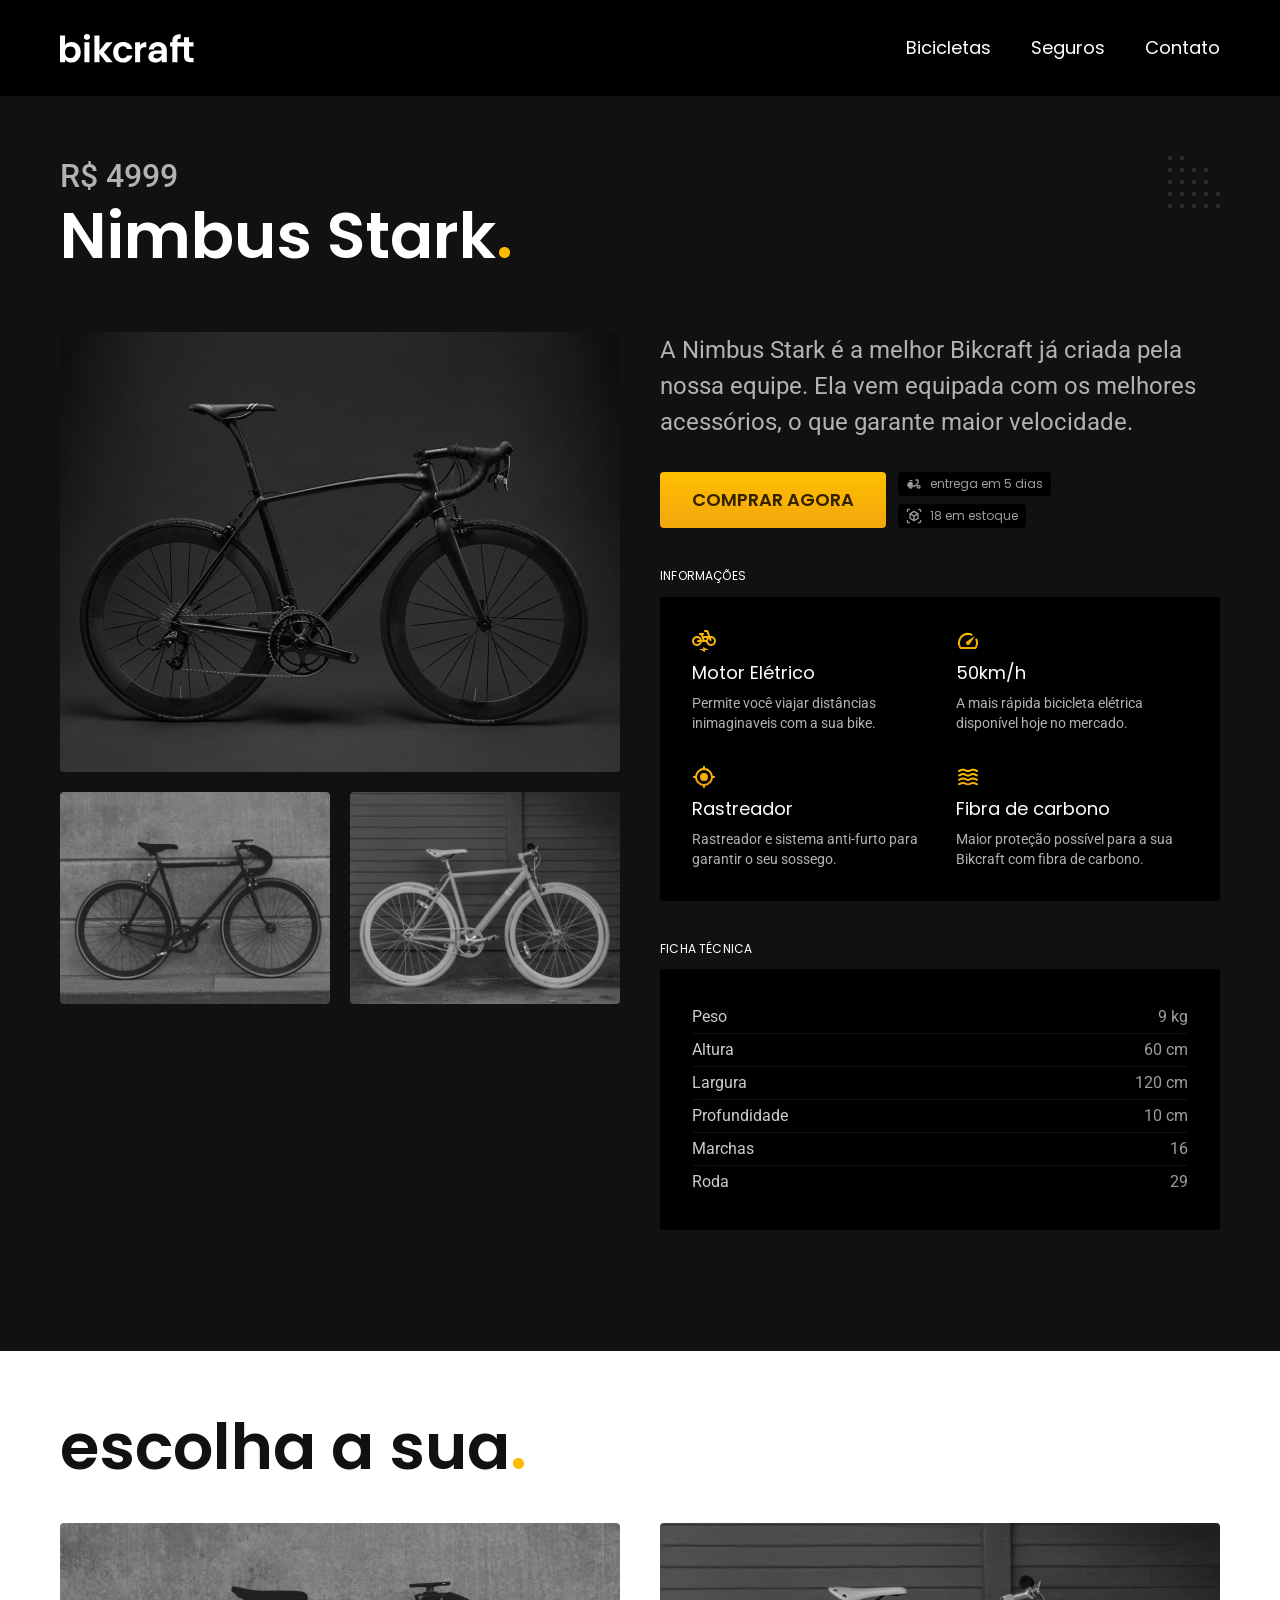
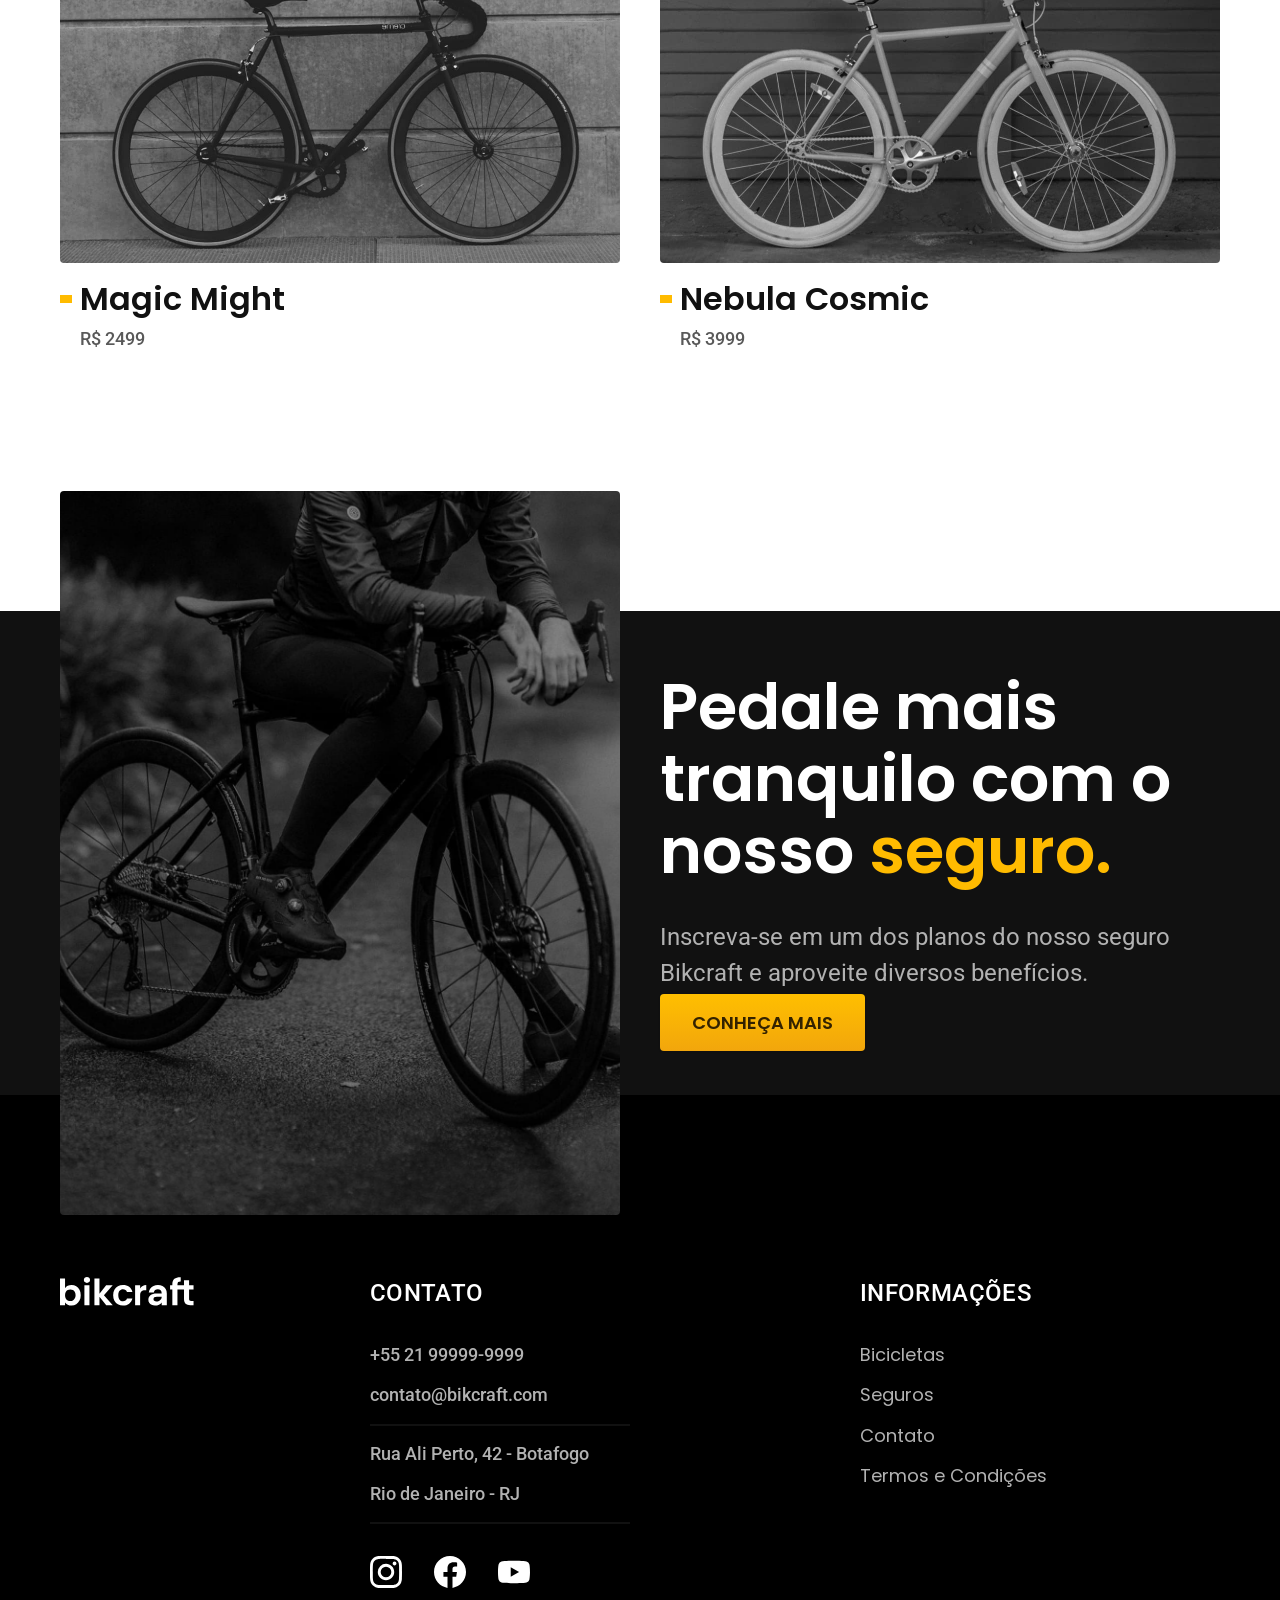
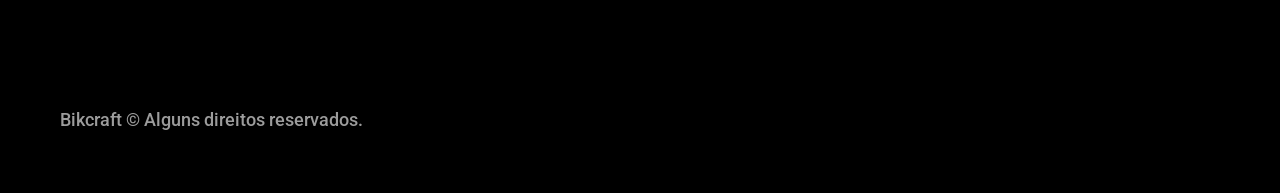
<file: bicicletas/nimbus.html>
<!doctype html>
<html lang="pt-br">
  <head>
    <meta charset="UTF-8" />
    <meta name="viewport" content="width=device-width, initial-scale=1.0" />
    <title>Nimbus | Bikcraft</title>
    <meta name="description" content="Nimbus" />
    <link rel="shortcut icon" href="../img/favicon.svg" type="image/svg+xml" />
    <link rel="preload" href="../css/style.min.css" as="style" />
    <link rel="stylesheet" href="../css/style.min.css" />
    <link rel="preconnect" href="https://fonts.googleapis.com" />
    <link rel="preconnect" href="https://fonts.gstatic.com" crossorigin />
    <link
      href="https://fonts.googleapis.com/css2?family=Poppins:wght@400;600&family=Roboto:ital,wght@0,500;1,500&family=Merriweather:ital,opsz,wght@1,18..144,900&display=swap"
      rel="stylesheet"
    />
    <script>
      document.documentElement.classList.add("js");
    </script>
  </head>
  <body id="bicicleta">
    <header>
      <header class="header-bg">
        <div class="header container">
          <a href="../">
            <img src="../img/bikcraft.svg" alt="bikcraft" />
          </a>

          <nav class="menu" aria-label="primaria">
            <ul class="header-menu font-1-m c0">
              <li><a href="../bicicletas.html">Bicicletas</a></li>
              <li><a href="../seguros.html">Seguros</a></li>
              <li><a href="../contato.html">Contato</a></li>
            </ul>
          </nav>
        </div>
      </header>
    </header>

    <main class="titulo-bg">
      <div>
        <div class="container titulo">
          <p class="font-2-xl c5 fadeInDown" data-anime="200">R$ 4999</p>
          <h1 class="font-1-xxl c0 fadeInDown" data-anime="400">
            Nimbus Stark<span class="p1">.</span>
          </h1>
        </div>
      </div>

      <div class="bicicleta container">
        <div class="bicicleta-imagens fadeInLeft" data-anime="200">
          <img src="../img/bicicleta/nimbus1.jpg" alt="" />
          <img src="../img/bicicleta/nimbus2.jpg" alt="" />
          <img src="../img/bicicleta/nimbus3.jpg" alt="" />
        </div>

        <div class="bicicleta-conteudo fadeInRight" data-anime="400">
          <p class="font-2-l c5">
            A Nimbus Stark é a melhor Bikcraft já criada pela nossa equipe. Ela
            vem equipada com os melhores acessórios, o que garante maior
            velocidade.
          </p>
          <div class="bicicleta-comprar">
            <a
              class="botao"
              href="../orcamento.html?tipo=bikcraft&produto=nimbus"
              >comprar agora</a
            >
            <span class="font-1-xs c6"
              ><img src="../img/icones/entrega.svg" alt="" />
              entrega em 5 dias
            </span>
            <span class="font-1-xs c6">
              <img src="../img/icones/estoque.svg" alt="" />18 em estoque</span
            >
          </div>

          <h2 class="font-1-xs c0">Informações</h2>
          <ul class="bicicleta-informacoes">
            <li>
              <img src="../img/icones/eletrica.svg" alt="" />
              <h3 class="font-1-m c0">Motor Elétrico</h3>
              <p class="font-2-xs c5">
                Permite você viajar distâncias inimaginaveis com a sua bike.
              </p>
            </li>

            <li>
              <img src="../img/icones/velocidade.svg" alt="" />
              <h3 class="font-1-m c0">50km/h</h3>
              <p class="font-2-xs c5">
                A mais rápida bicicleta elétrica disponível hoje no mercado.
              </p>
            </li>

            <li>
              <img src="../img/icones/rastreador.svg" alt="" />
              <h3 class="font-1-m c0">Rastreador</h3>
              <p class="font-2-xs c5">
                Rastreador e sistema anti-furto para garantir o seu sossego.
              </p>
            </li>

            <li>
              <img src="../img/icones/carbono.svg" alt="" />
              <h3 class="font-1-m c0">Fibra de carbono</h3>
              <p class="font-2-xs c5">
                Maior proteção possível para a sua Bikcraft com fibra de
                carbono.
              </p>
            </li>
          </ul>

          <h2 class="font-1-xs c0">Ficha técnica</h2>
          <ul class="bicicleta-ficha font-2-s c4">
            <li>Peso <span>9 kg</span></li>
            <li>Altura <span>60 cm</span></li>
            <li>Largura <span>120 cm</span></li>
            <li>Profundidade <span>10 cm</span></li>
            <li>Marchas <span>16</span></li>
            <li>Roda <span>29</span></li>
          </ul>
        </div>
      </div>
    </main>

    <article class="bicicletas-lista container">
      <h2 class="font-1-xxl fadeInDown" data-anime="200">
        escolha a sua<span class="p1">.</span>
      </h2>
      <ul>
        <li class="fadeInRight" data-anime="200">
          <a href="./magic.html">
            <img
              src="../img/bicicletas/magic.jpg"
              alt="bicicleta Magic Might"
            />
            <h3 class="font-1-xl">Magic Might</h3>
            <span class="font-2-m c8">R$ 2499</span>
          </a>
        </li>

        <li class="fadeInRight" data-anime="400">
          <a href="./nebula.html">
            <img
              src="../img/bicicletas/nebula.jpg"
              alt="bicicleta Nebula Cosmic"
            />
            <h3 class="font-1-xl">Nebula Cosmic</h3>
            <span class="font-2-m c8">R$ 3999</span>
          </a>
        </li>
      </ul>
    </article>

    <article class="seguro-bg">
      <div class="seguro container">
        <div class="seguro-img fadeInLeft" data-anime="200">
          <img
            src="../img/fotos/seguros.jpg"
            alt="pessoa parada em cima de uma bicicleta"
          />
        </div>
        <div class="seguro-conteudo fadeInRight" data-anime="400">
          <h2 class="font-1-xxl c0">
            Pedale mais tranquilo com o nosso <span class="p1">seguro.</span>
          </h2>
          <p class="font-2-l c5">
            Inscreva-se em um dos planos do nosso seguro Bikcraft e aproveite
            diversos benefícios.
          </p>
          <a class="botao" href="../seguros.html">Conheça mais</a>
        </div>
      </div>
    </article>

    <footer class="footer-bg">
      <div class="footer container">
        <img src="../img/bikcraft.svg" alt="Bikcraft" />
        <div class="footer-contato fadeInUp" data-anime="200">
          <h3 class="font-2-l-b c0">Contato</h3>
          <ul class="c5 font-2-m">
            <li><a href="tel:+5521999999999">+55 21 99999-9999</a></li>
            <li>
              <a href="mailto:contato@bikcraft.com">contato@bikcraft.com</a>
            </li>
            <li>Rua Ali Perto, 42 - Botafogo</li>
            <li>Rio de Janeiro - RJ</li>
          </ul>
          <div class="footer-redes">
            <a href="../"
              ><img src="../img/redes/instagram.svg" alt="Instagram"
            /></a>
            <a href="./"
              ><img src="../img/redes/facebook.svg" alt="Facebook"
            /></a>
            <a href="./"
              ><img src="../img/redes/youtube.svg" alt="Youtube"
            /></a>
          </div>
        </div>
        <div class="footer-informacoes fadeInUp" data-anime="400">
          <h3 class="font-2-l-b c0">Informações</h3>
          <nav>
            <ul class="font-1-m c5">
              <li><a href="../bicicletas.html">Bicicletas</a></li>
              <li><a href="../seguros.html">Seguros</a></li>
              <li><a href="../contato.html">Contato</a></li>
              <li><a href="../termos.html">Termos e Condições</a></li>
            </ul>
          </nav>
        </div>
        <p class="footer-copy font-2-m c6 fadeInUp" data-anime="600">
          Bikcraft © Alguns direitos reservados.
        </p>
      </div>
    </footer>
    <script src="../js/plugins/simple-anime.js"></script>
    <script src="../js/script.js"></script>
  </body>
</html>
</file>
<file: css/style.min.css>
body{margin:0;font-family:Arial,Helvetica,sans-serif;color:var(--c11)}blockquote,dd,h1,h2,h3,h4,p,ul{margin:0}ul{padding:0;list-style:none}a{text-decoration:none;color:inherit}img{max-width:100%;display:block}img[src$=".jpg"]{border-radius:4px}.container{box-sizing:border-box;max-width:1200px;padding:0 20px;margin-right:auto;margin-left:auto}.botao{padding:16px 32px;text-transform:uppercase;border-radius:4px;color:var(--p5);background:var(--gradient-1);box-shadow:0 1px 2px rgb(0,0,0,.1);font:600 1.125rem/1.35 Poppins,sans-serif;max-width:max-content;border:none;cursor:pointer}.botao.seta{display:flex;align-items:center}.botao.seta::after{content:"";display:inline-block;width:18px;height:10px;margin-left:12px;background:url("../img/icones/seta.svg");transition:transform .2s}.botao.seta:hover::after{transform:translateX(4px)}.botao:hover{background:var(--gradient-2)}.botao.secundario{background:var(--c10);color:var(--c2)}.botao.secundario:hover{background:var(--c9);color:var(--c2)}@media (max-width:600px){.botao{padding:12px 16px;font-size:16px}}.link{display:inline-block;color:var(--p1);font:500 1.5rem/1.5 Poppins,sans-serif;text-transform:uppercase}.link::after{content:"";display:block;height:4px;background-color:currentColor}.link:hover{color:var(--c0)}.titulo-bg{background-color:var(--c11);padding-top:60px;padding-bottom:60px}.titulo{background:url("../img/dec/top-right.svg") no-repeat top right 20px}.titulo p{margin-bottom:4px}@media (max-width:800px){.titulo-bg{padding-top:40px;padding-bottom:40px}.titulo p{font-size:1rem;text-transform:lowercase;font-weight:400}}:root{--gradient-1:linear-gradient(#ffbf00, #f2a60c);--gradient-2:linear-gradient(#ffb60d, #e59317);--c0:#ffffff;--c1:#f7f7f7;--c2:#ededed;--c3:#dedede;--c4:#cccccc;--c5:#b2b2b2;--c6:#9c9c9c;--c7:#717171;--c8:#595959;--c9:#404040;--c10:#2e2e2e;--c11:#111111;--c12:#000000;--p1:#ffbb00;--p2:#e4a30b;--p3:#a66f00;--p4:#664400;--p5:#332200}.c0{color:var(--c0)}.c1{color:var(--c1)}.c2{color:var(--c2)}.c3{color:var(--c3)}.c4{color:var(--c4)}.c5{color:var(--c5)}.c6{color:var(--c6)}.c7{color:var(--c7)}.c8{color:var(--c8)}.c9{color:var(--c9)}.c10{color:var(--c10)}.c11{color:var(--c11)}.c12{color:var(--c12)}.p1{color:var(--p1)}.p2{color:var(--p2)}.p3{color:var(--p3)}.p4{color:var(--p4)}.p5{color:var(--p5)}.font-1-xs{font:400 0.75rem/1.35 Poppins,sans-serif}.font-2-xs{font:400 0.875rem/1.43 Roboto,sans-serif}.font-1-s{font:400 1rem/1.5 Poppins,sans-serif}.font-2-s{font:400 1rem/1.5 Roboto,sans-serif}.font-1-m,.font-1-m-b{font:400 1.125rem/1.35 Poppins,sans-serif}.font-1-m-b{font-weight:600}.font-2-m{font:500 1.125rem/1.35 Roboto,sans-serif}.font-1-l{font:400 1.5rem/1.5 Poppins,sans-serif}.font-2-l,.font-2-l-b{font:400 1.5rem/1.5 Roboto,sans-serif}.font-2-l-b{font-weight:500;letter-spacing:.015em;text-transform:uppercase}.font-1-xl{font:600 2rem/1.25 Poppins,sans-serif}.font-2-xl{font:500 2rem/1.25 Roboto,sans-serif}.font-1-xxl{font:600 4rem/1.125 Poppins,sans-serif}@media (max-width:1200px){.font-1-xxl{font-size:3rem}.font-2-l,.font-2-l-b{font-size:1.125rem}}@media (max-width:800px){.font-1-xxl{font-size:2rem}.font-1-xl,.font-2-xl{font-size:1.5rem}}.form{display:grid;grid-template-columns:1fr 1fr;gap:20px}.form label{display:block;font:400 1rem/1.5 Poppins,sans-serif;margin-bottom:4px}.form .col-2{grid-column:span 2}.form input[type=email],.form input[type=text],.form textarea{font:400 1rem/1.5 Roboto,sans-serif;background:var(--c1);border:1px solid var(--c2);padding:12px;border-radius:4px;width:100%;box-sizing:border-box}.form input[type=email]:focus,.form input[type=text]:focus,.form textarea:focus{outline:0;border-color:var(--p1);background:var(--c0);box-shadow:0 0 0 2px #fea}@media (max-width:600px){.form{grid-template-columns:1fr}.form .col-2{grid-column:1}}.js .fadeInDown{transform:translate3d(0,-40px,0)}.js .fadeInUp{transform:translate3d(0,40px,0)}.js .fadeInRight{transform:translate3d(40px,0,0)}.js .fadeInLeft{transform:translate3d(-40px,0,0)}.js [data-anime]{opacity:0}.js .anime{opacity:1;transform:none;transition:transform .8s cubic-bezier(.2, .8, .2, 1),opacity .8s;will-change:transform,opacity}.header{display:flex;flex-wrap:wrap;gap:20px;justify-content:space-between;align-items:center;padding-top:20px;padding-bottom:20px}.header-bg{background-color:var(--c12)}.header-menu{display:flex;flex-wrap:wrap;gap:40px}.header-menu a{display:inline-block;padding:16px 0;position:relative}.header-menu a:after{content:"";display:block;height:2px;width:0;background:var(--c0);margin-top:4px;position:absolute}.header-menu a.ativo::after,.header-menu a:hover:after{width:100%;transition:.3s}@media (max-width:800px){.header-menu{gap:20px}.header-menu a{background-color:var(--c11);padding:12px 16px;border-radius:4px}.header-menu a:hover{background-color:var(--c10)}.header-menu a::after{display:none}}@media (max-width:600px){.header-menu{gap:12px}.header-menu a{background-color:var(--c11);padding:8px 12px;border-radius:4px;font-size:14px}}.footer-bg{background-color:var(--c12)}.footer{display:grid;grid-template-columns:3fr 5fr 4fr;gap:40px;padding-top:60px;padding-bottom:60px}.footer h3{margin-bottom:32px}.footer-contato ul{margin-bottom:32px}.footer-contato li:nth-child(2n):after{content:"";display:block;max-width:260px;height:2px;background:var(--c11);margin-top:16px}.footer li{margin-bottom:16px}.footer-redes{display:flex;gap:32px}.footer a:hover{color:var(--c0)}.footer-copy{grid-column:1/-1;margin-top:80px}@media (max-width:800px){.footer>img{display:none}.footer{grid-template-columns:1fr 1fr}}@media (max-width:600px){.footer{grid-template-columns:1fr;gap:60px}.footer-copy{margin-top:0}}.introducao-bg{background:var(--c12) url("../img/dec/bottom-left.svg") no-repeat bottom 160px left 20px;box-shadow:inset 0 -120px var(--c0)}.introducao{display:grid;grid-template-columns:1fr 1fr;gap:0 40px}.introducao-conteudo{align-self:flex-end;padding-bottom:240px}.introducao-conteudo h1{margin-bottom:32px}.introducao-conteudo p{margin-bottom:36px}.introducao img{width:100%;height:100%;object-fit:cover}@media (max-width:1200px){.introducao h1{font-size:48px}.introducao p{font-size:18px}}@media (max-width:800px){.introducao-bg{background-color:var(--c11);padding-top:40px;box-shadow:inset 0 -60px var(--c0)}.introducao{grid-template-columns:1fr;gap:32px}.introducao-conteudo{padding-bottom:0}.introducao h1{font-size:32px;margin-bottom:16px}.introducao img{height:300px;width:100%}}.tecnologia-bg{background-color:var(--c11);box-shadow:inset 0 80px var(--c0),inset 0 -80px var(--c0)}.tecnologia{display:grid;grid-template-columns:1fr 1fr;gap:40px}.tecnologia-img img{width:100%;height:100%;object-fit:cover;object-position:left}.tecnologia-conteudo{padding:160px 0}.tecnologia-conteudo>span{display:block;margin-bottom:20px}.tecnologia-conteudo h2{margin-bottom:32px}.tecnologia-conteudo>p{margin-bottom:20px}.tecnologia-conteudo a{margin-bottom:80px}.tecnologia-vantagem{display:flex;gap:40px}.tecnologia-vantagem h3{margin-bottom:8px;width:max-content}.tecnologia-vantagem img{width:24px;margin-bottom:8px}@media (max-width:800px){.tecnologia-bg{box-shadow:none}.tecnologia{grid-template-columns:1fr}.tecnologia-conteudo{padding:60px 0}.tecnologia-img{display:none}.tecnologia-conteudo a{margin-bottom:60px}}@media (max-width:600px){.tecnologia-vantagem{flex-direction:column}}.parceiros{padding-top:60px;padding-bottom:120px}.parceiros h2{margin-bottom:60px}.parceiros ul{padding:0 20px;max-width:1400px;margin:0 auto;display:grid;grid-template-columns:repeat(4,1fr)}.parceiros li{display:flex;padding:32px;border-left:2px solid var(--c2)}.parceiros img{margin:auto}.parceiros li:first-child,.parceiros li:nth-child(5){border-left:none}.parceiros li:nth-child(n+5){border-top:2px solid var(--c2)}@media (max-width:800px){.parceiros{padding-bottom:60px}.parceiros h2{margin-bottom:20px}.parceiros ul{grid-template-columns:repeat(2,1fr)}.parceiros li{display:flex;padding:20px}.parceiros li:nth-child(n+3){border-top:2px solid var(--c2)}.parceiros li:nth-child(odd){border-left:none}}.bicicleta{display:grid;grid-template-columns:1fr 1fr;align-items:start;gap:40px;padding-top:60px;padding-bottom:60px}#bicicleta .titulo p{text-transform:uppercase}.bicicleta-imagens{display:flex;flex-wrap:wrap;gap:20px}.bicicleta-imagens img{flex:1;min-width:200px}.bicicleta-imagens img:first-child{min-width:100%}.bicicleta-conteudo>P{margin-bottom:32px}.bicicleta-conteudo h2{text-transform:uppercase;letter-spacing:.015em;margin-bottom:12px}.bicicleta-comprar{display:grid;grid-template-columns:max-content auto;align-items:center;justify-items:start;gap:8px 12px;margin-bottom:40px}.bicicleta-comprar a{grid-row:span 2}.bicicleta-comprar span{display:flex;align-items:center;background-color:var(--c12);padding:4px 8px;border-radius:4px;gap:8px}.bicicleta-ficha,.bicicleta-informacoes{padding:32px;background-color:var(--c12);border-radius:4px}.bicicleta-informacoes{margin-bottom:40px;display:grid;grid-template-columns:1fr 1fr;gap:32px}.bicicleta-informacoes img{width:24px;margin-bottom:8px}.bicicleta-informacoes h3{margin-bottom:8px}.bicicleta-ficha li{padding:4px 0;display:flex;justify-content:space-between;border-bottom:1px solid var(--c11)}.bicicleta-ficha li:last-child{border-bottom:none}.bicicleta-ficha span{color:var(--c6)}@media (max-width:800px){.bicicleta{grid-template-columns:1fr;padding-top:40px;padding-bottom:40px}.bicicleta-imagens{grid-row:2}}@media (max-width:400px){.bicicleta-informacoes{grid-template-columns:1fr}.bicicleta-comprar{grid-template-columns:1fr}}.seguro-bg{background-color:var(--c11);box-shadow:inset 0 120px var(--c0),inset 0 -120px var(--c12)}.seguro{display:grid;grid-template-columns:1fr 1fr;gap:40px}.seguro-img img{width:100%;height:100%;object-fit:cover}.seguro-conteudo{padding-top:180px;padding-bottom:180px}.seguro h2{margin-bottom:32px}.seguro p{margin-bottom:20px}@media (max-width:800px){.seguro-bg{background-color:var(--c11);box-shadow:inset 0 -60px var(--c12)}.seguro{grid-template-columns:1fr}.seguro-img{grid-row:2;height:200px}.seguro-conteudo{padding-top:40px;padding-bottom:0}}.bicicletas-lista{padding-top:60px;padding-bottom:120px}.bicicletas-lista h2{margin-bottom:40px}.bicicletas-lista h3{margin-bottom:8px;display:flex;align-items:center}.bicicletas-lista h3::before{content:"";display:inline-block;background-color:var(--p1);height:8px;width:12px;margin-right:8px}.bicicletas-lista a:hover h3::before{width:24px;transition:width .2s}.bicicletas-lista li span{padding-left:20px}.bicicletas-lista ul{display:flex;gap:40px;padding:0 20px 20px 20px;max-width:1400px;margin:0 auto;overflow-x:auto}#bicicleta .bicicletas-lista ul{padding:0 0 20px 0}.bicicletas-lista li{flex:1;min-width:280px}.bicicletas-lista a{display:block}.bicicletas-lista img{margin-bottom:16px}@media (max-width:800px){.bicicletas-lista{padding-bottom:60px}.bicicletas-lista ul{gap:20px}}.depoimento{display:grid;grid-template-columns:1fr 1fr;background-color:var(--p1);overflow:hidden}.depoimento img{border-radius:0;width:100%;height:100%;object-fit:cover}.depoimento-conteudo{padding:40px 40px 80px 80px;align-self:end;background:url("../img/dec/bottom-right-p.svg") no-repeat bottom 40px right 40px}.depoimento-conteudo p{font-family:Merriweather,serif;font-style:italic;font-weight:900;margin-bottom:32px;max-width:32ch;position:relative}.depoimento p::after,.depoimento p::before{font-size:5rem;color:var(--p2);position:absolute}.depoimento p::before{content:"“";left:-50px;top:-20px}.depoimento p::after{content:"”"}@media (min-width:1200px){.depoimento img{max-height:520px}}@media (max-width:800px){.depoimento{grid-template-columns:1fr;text-align:center}.depoimento-conteudo{padding:40px 20px;justify-self:center}.depoimento img{max-height:200px}}.bicicletas-bg{background:linear-gradient(to right,var(--c0) 30%,var(--c11) 0)}.bicicletas{display:grid;grid-template-columns:1fr 1fr;gap:40px;padding-top:60px;padding-bottom:60px;background:url("../img/dec/top-right.svg") no-repeat top 40px right 20px}.bicicleta-imagens{position:relative;cursor:pointer}.bicicleta-imagens span{display:inline-block;background:var(--c12);padding:8px 16px 8px 8px;position:absolute;top:20px;right:0;text-align:left;border-radius:4px 0 0 4px}.bicicletas-conteudo{display:grid;grid-template-columns:1fr auto;align-content:start}.bicicletas h2,.bicicletas p{grid-column:1/-1}.bicicletas h2{margin-bottom:20px}.bicicletas h2::before{content:"";display:block;width:12px;height:8px;background-color:var(--p1);margin-bottom:8px}.bicicletas p{margin-bottom:32px}.bicicletas a{place-self:end}.bicicletas ul{display:grid;gap:16px}.bicicletas li{display:flex;align-items:center}.bicicletas-conteudo img{width:24px;margin-right:8px}@media (max-width:800px){.bicicletas{grid-template-columns:1fr;gap:20px;padding-top:40px;padding-bottom:40px}.bicicletas-bg{background:var(--c11)}}@media (max-width:600px){.bicicletas-conteudo{grid-template-columns:1fr}.bicicletas ul{font-size:1rem;display:grid;grid-template-columns:1fr 1fr;margin-bottom:32px}.bicicletas a{place-self:start}}.seguros-bg{background-color:var(--c11)}.seguros{padding-top:60px;padding-bottom:60px;display:grid;grid-template-columns:1fr 1fr;gap:40px;align-items:center}#seguros .seguros{padding-top:0}.seguros h2{grid-column:1/-1}.seguros-item{background-color:var(--c12);padding:32px 32px 32px 60px;display:grid;grid-template-columns:1fr auto;border-radius:4px}.seguros-item h3{margin-bottom:40px}.seguros-item span{grid-column:2;display:block;text-align:right}.seguros-item ul{grid-column:1/-1;margin-bottom:32px}.seguros-item a{grid-column:1/-1}.seguros-item li{display:flex;align-items:center;position:relative}.seguros-item li+li{margin-top:20px}.seguros-item li::before{content:"";display:inline-block;width:13px;height:9px;background-image:url("../img/icones/lista.svg");position:absolute;left:-21px}@media (max-width:800px){.seguros{grid-template-columns:1fr}}.vantagens{padding-top:120px;padding-bottom:120px}.vantagens-bg{background-color:var(--c12)}.vantagens ul{margin-top:60px;display:grid;grid-template-columns:repeat(auto-fit,minmax(280px,max-content));gap:40px 80px}.vantagens h3,.vantagens img{margin-bottom:8px}@media (max-width:800px){.vantagens{padding-top:60px;padding-bottom:60px}.vantagens h2{margin-bottom:40px}.vantagens ul{gap:20px}}.perguntas{padding-top:120px;padding-bottom:120px}.perguntas h2{margin-bottom:60px}.perguntas dl>div{padding:20px;border-radius:4px}.perguntas dl>div:nth-child(odd){background-color:var(--c1)}.perguntas button{display:grid;grid-template-columns:auto 1fr auto;align-items:center;gap:8px;cursor:pointer;border:none;background:0 0;width:100%;text-align:left}.perguntas button::before{content:"";display:inline-block;width:12px;height:8px;background-color:var(--p1)}.perguntas button::after{content:"";display:inline-block;width:14px;height:6px;background:url("../img/icones/seta-abrir.svg");transition:.3s}.perguntas button:hover::after,.perguntas button[aria-expanded=true]::after{transform:rotate(180deg)}.js .perguntas dd{display:none}.perguntas dd{padding-top:16px;padding-left:20px;max-width:80ch}.js .perguntas dd.ativa{display:block}@media (max-width:800px){.perguntas{padding-top:60px;padding-bottom:60px}.perguntas h2{margin-bottom:40px}}#contato{background:linear-gradient(var(--c11) 600px,var(--c1) 0)}.contato{display:grid;grid-template-columns:5fr 7fr}.contato-dados,.contato-formulario{padding:60px;box-shadow:0 1px 2px rgba(0,0,0,.1)}.contato-dados{border-radius:4px 0 0 4px;background:var(--c12) url("../img/dec/bottom-left.svg") no-repeat bottom 20px left 20px}.contato-formulario{border-radius:0 4px 4px 0;background:var(--c0) url("../img/dec/bottom-right.svg") no-repeat bottom 20px right 20px}.contato-dados h2{margin-bottom:60px}.contato-endereco{margin-bottom:32px;background:url("../img/icones/local.svg") no-repeat 0 2px;padding-left:28px}.contato-endereco p{margin-bottom:8px}.contato-meios a{display:block;max-width:max-content;margin-bottom:8px;padding-left:28px}.contato-meios a:hover{color:var(--c0)}.contato-meios a:first-child{background:url("../img/icones/email.svg") no-repeat 0 2px}.contato-meios a:last-child{background:url("../img/icones/telefone.svg") no-repeat 0 2px;margin-top:24px;margin-bottom:60px}.contato-redes{display:flex;gap:32px;padding-left:28px}@media (max-width:800px){.contato{grid-template-columns:1fr}.contato-dados,.contato-formulario{padding:20px}.contato-dados{border-radius:4px 4px 0 0;background:var(--c12)}.contato-formulario{border-radius:0 0 4px 4px}.contato-dados h2,a:last-child{margin-bottom:32px}.contato-redes{margin-bottom:12px}}.lojas{display:grid;grid-template-columns:1fr 1fr;gap:0 40px;padding-top:120px;padding-bottom:120px}.lojas h2{grid-column:1/-1;margin-bottom:60px}.lojas img{border-radius:4px 4px 0 0}.lojas-item{border-radius:4px;background:var(--c0);box-shadow:0 1px 2px rgba(0,0,0,.1)}.lojas-conteudo{display:grid;grid-template-columns:1fr 1fr;gap:32px 16px;padding:32px;position:relative}.lojas-conteudo h3,.lojas-tempo{grid-column:1/-1}.lojas-tempo{display:flex;align-items:center;gap:8px}.lojas-dados{display:grid;gap:8px;border-left:2px solid var(--c2);padding-left:12px}.lojas-conteudo h3{padding-left:28px}.lojas-conteudo::before{content:"";position:absolute;top:48px;left:36px;width:12px;height:8px;background-color:var(--p1);margin-bottom:8px}@media (max-width:800px){.lojas{gap:20px;padding-top:60px;padding-bottom:60px}.lojas h2{margin-bottom:32px}.lojas-conteudo{grid-template-columns:1fr}}@media (max-width:600px){.lojas{grid-template-columns:1fr}}#orcamento{background:linear-gradient(var(--c11) 600px,var(--c1) 0)}.orcamento{display:grid;grid-template-columns:5fr 7fr;padding-bottom:120px}.orcamento h2{text-transform:uppercase;position:relative;display:flex;align-items:center}.orcamento h2::before{content:"";display:inline-block;width:4px;height:8px;background-color:var(--p1);position:absolute;left:-12px}.orcamento-dados,.orcamento-produto{padding:60px;box-shadow:0 1px 2px rgba(0,0,0,.1)}.orcamento-produto{border-radius:4px 0 0 4px;background:var(--c12) url("../img/dec/bottom-left.svg") no-repeat bottom 20px left 20px;display:grid;grid-template-columns:1fr 1fr;gap:20px;align-content:start}.orcamento-produto>*{grid-column:1/-1}.orcamento-produto>label{grid-column:initial}.orcamento-produto label{font:400 1rem/1.5 Poppins,sans-serif;color:var(--c4);background-color:var(--c10);padding:12px 16px;border-radius:4px;cursor:pointer;display:grid;grid-template-columns:auto 1fr auto;align-items:center;border:1px solid var(--c10)}.orcamento-produto label::before{content:"";display:inline-block;box-sizing:border-box;width:12px;height:12px;border:1px solid var(--c6);border-radius:50%;margin-right:8px}.orcamento-produto input{opacity:0;position:absolute;pointer-events:none}.orcamento-produto input:checked+label{background:var(--c0);color:var(--c11)}.orcamento-produto input:checked+label::before{border-color:var(--c7);box-shadow:inset 0 0 0 3px var(--c0),inset 0 0 0 6px var(--c7)}.orcamento-produto label:hover{background-color:var(--c9);border-color:var(--c9)}.orcamento-produto input:focus+label{box-shadow:0 0 0 2px var(--p1);border-color:var(--c12)}.orcamento-produto label span{display:none}.orcamento-produto input:checked+label span{display:inline-block}.orcamento-dados{border-radius:0 4px 4px 0;display:grid;gap:20px;background:var(--c0) url("../img/dec/bottom-right.svg") no-repeat bottom 20px right 20px}.orcamento-conteudo h2,.orcamento-dados h2:nth-last-of-type(n+2){margin-top:20px}.orcamento-conteudo{display:none}#bikcraft:checked~#orcamento-bikcraft,#seguro:checked~#orcamento-seguro{display:grid;gap:20px}.orcamento-detalhes{display:none;background-color:var(--c0);padding:20px;grid-template-columns:1fr 1fr;border-radius:4px;align-items:center}.orcamento-detalhes li{display:flex;align-items:center;margin-bottom:8px}.orcamento-detalhes li img{width:16px;margin-right:8px}.orcamento-produto input:checked+label+.orcamento-detalhes{display:grid}@media (max-width:1200px){.orcamento-dados,.orcamento-produto{padding:32px}}@media (max-width:800px){.orcamento{grid-template-columns:1fr}.orcamento-dados{border-radius:0 0 4px 4px}.orcamento-produto{border-radius:4px 4px 0 0;background:var(--c12)}}@media (max-width:400px){.orcamento-produto{grid-template-columns:1fr}}.termos{padding-top:80px;padding-bottom:80px}.termos h2{font-weight:600;margin-bottom:20px}.termos p+h2{margin-top:40px}.termos p{max-width:75ch;margin-bottom:24px}
</file>
